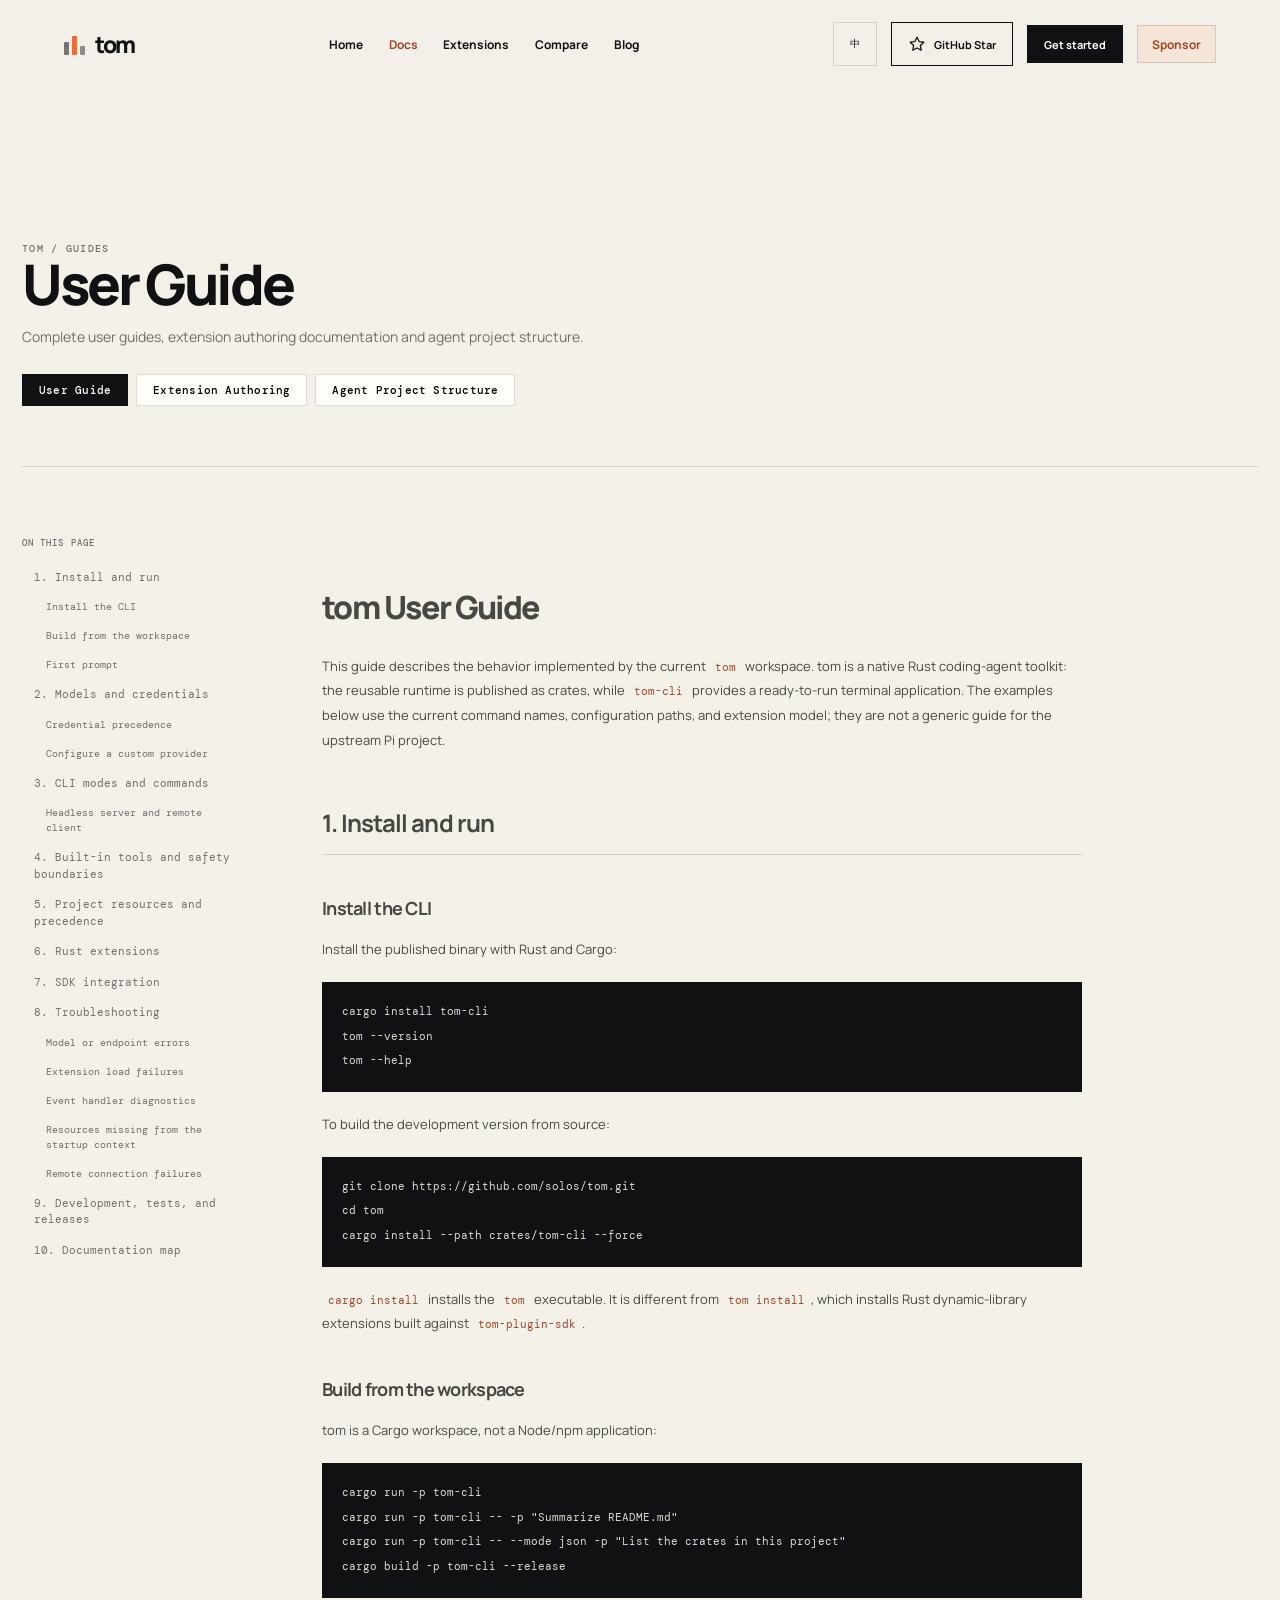
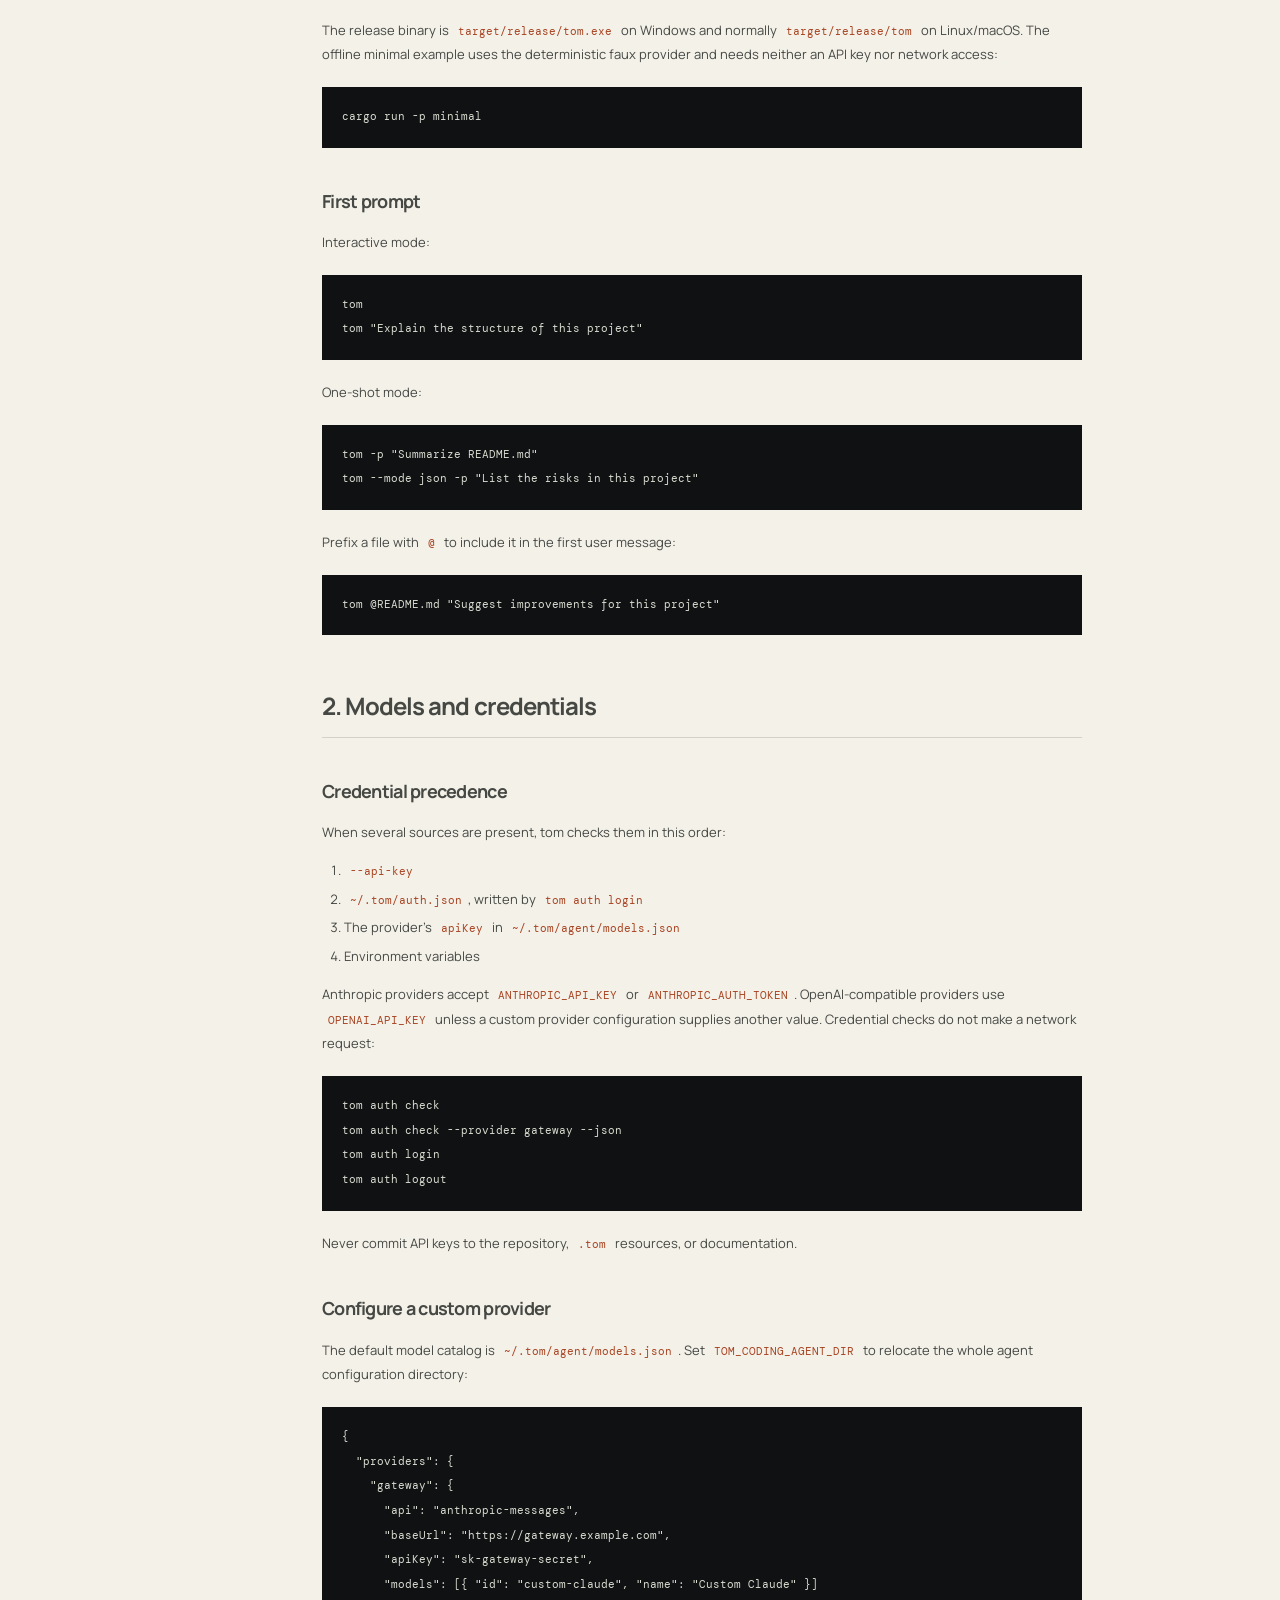
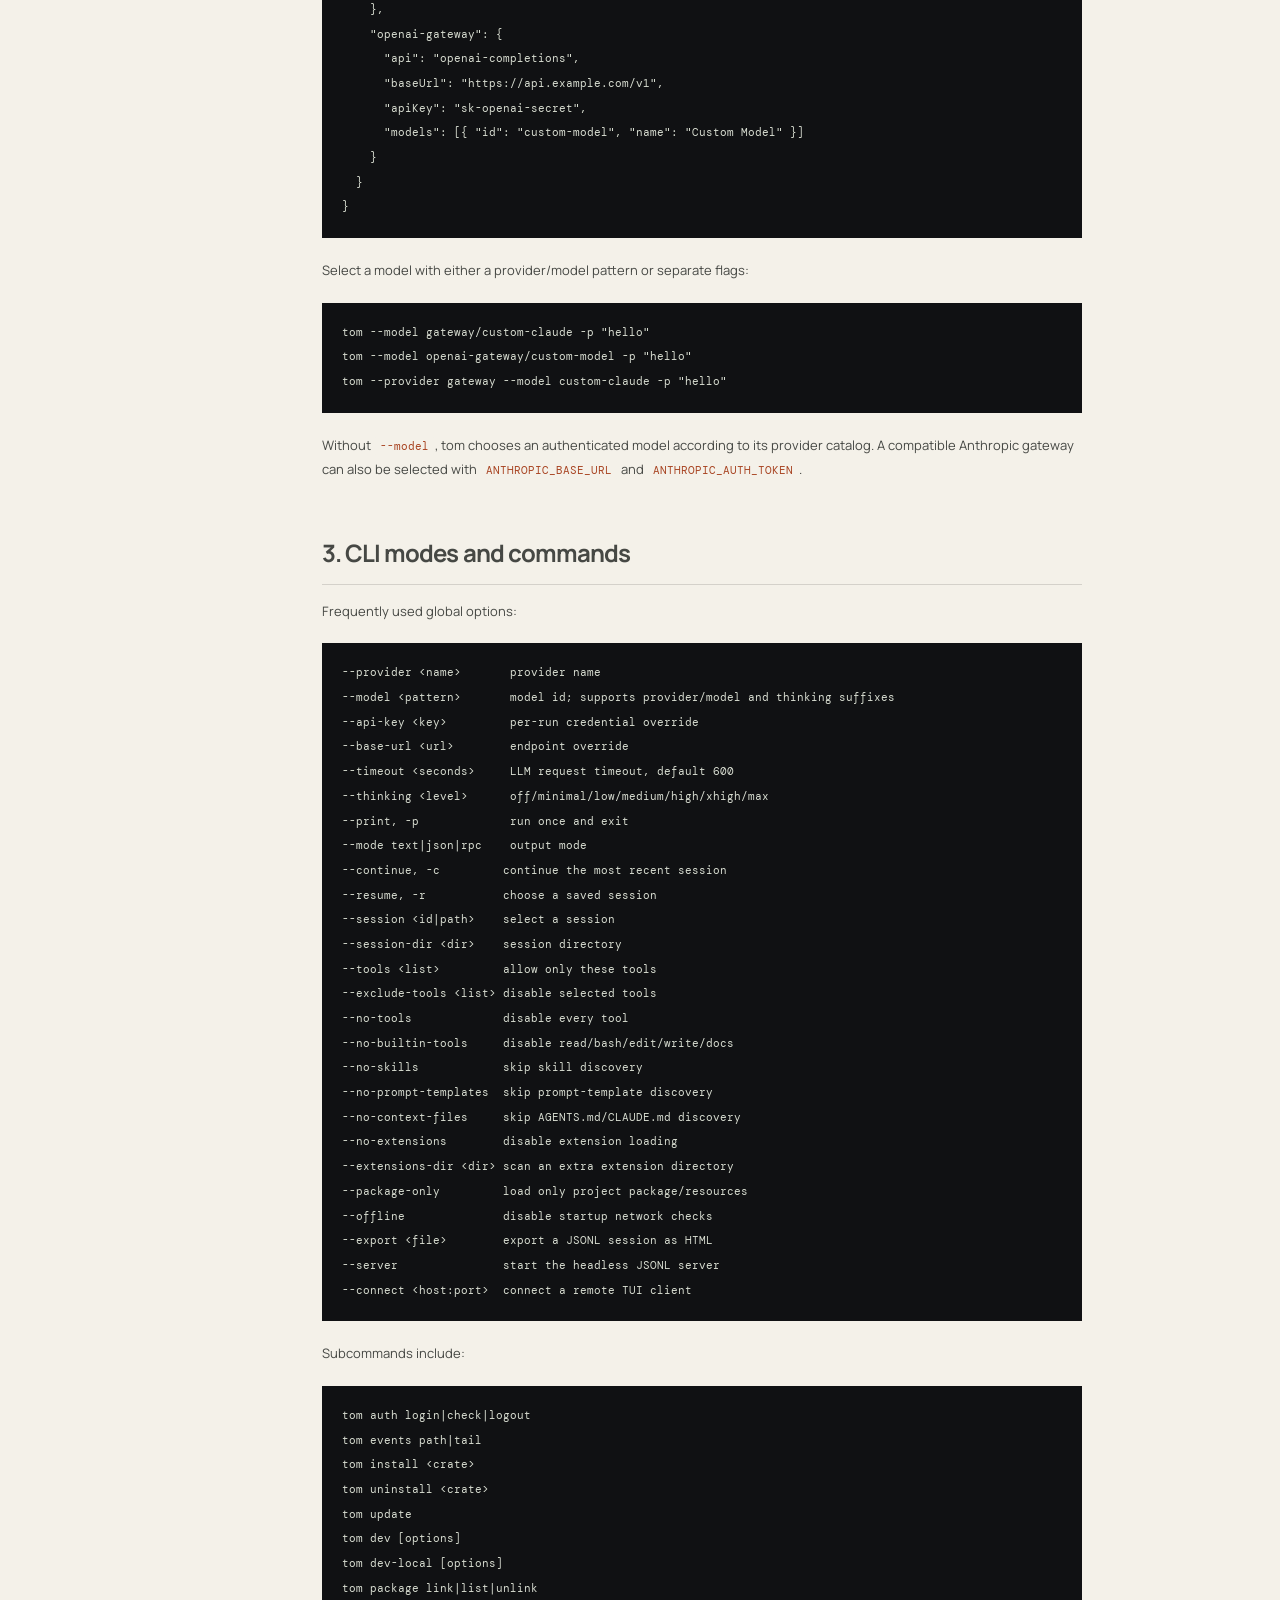
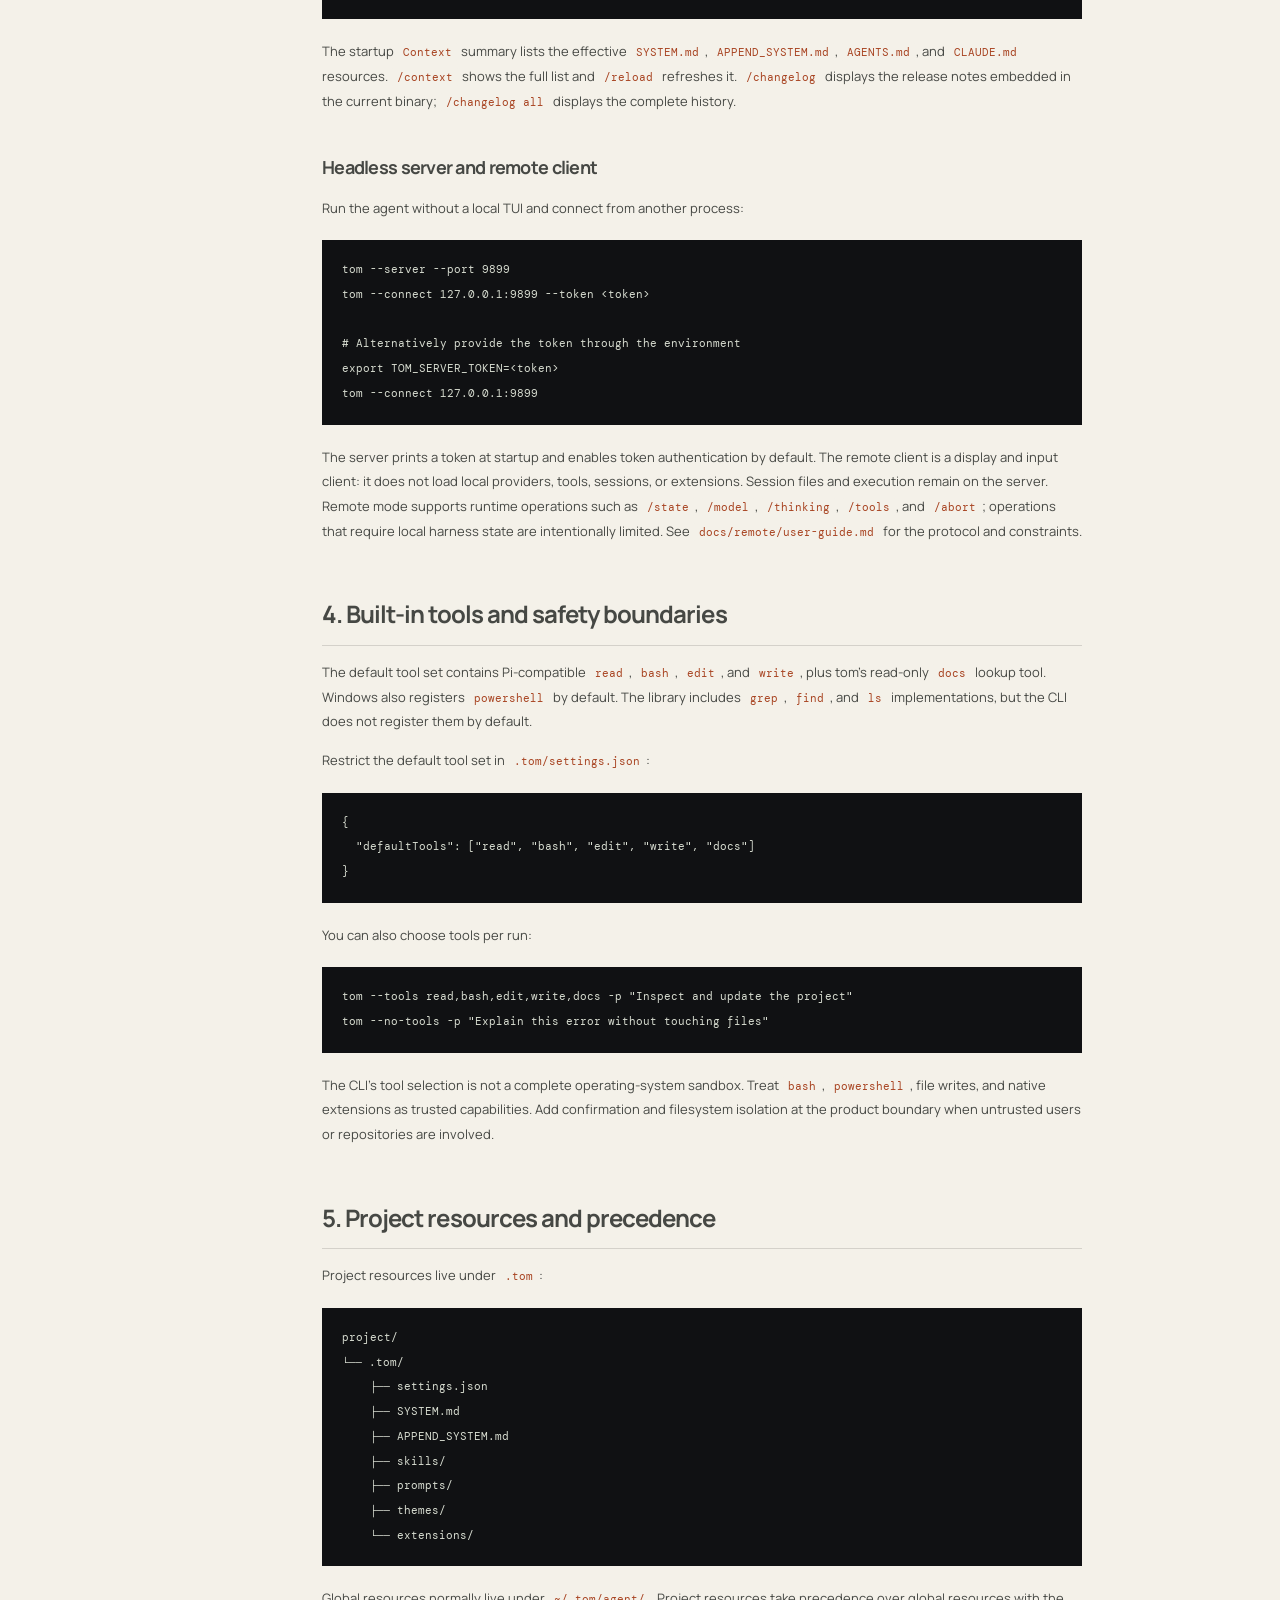
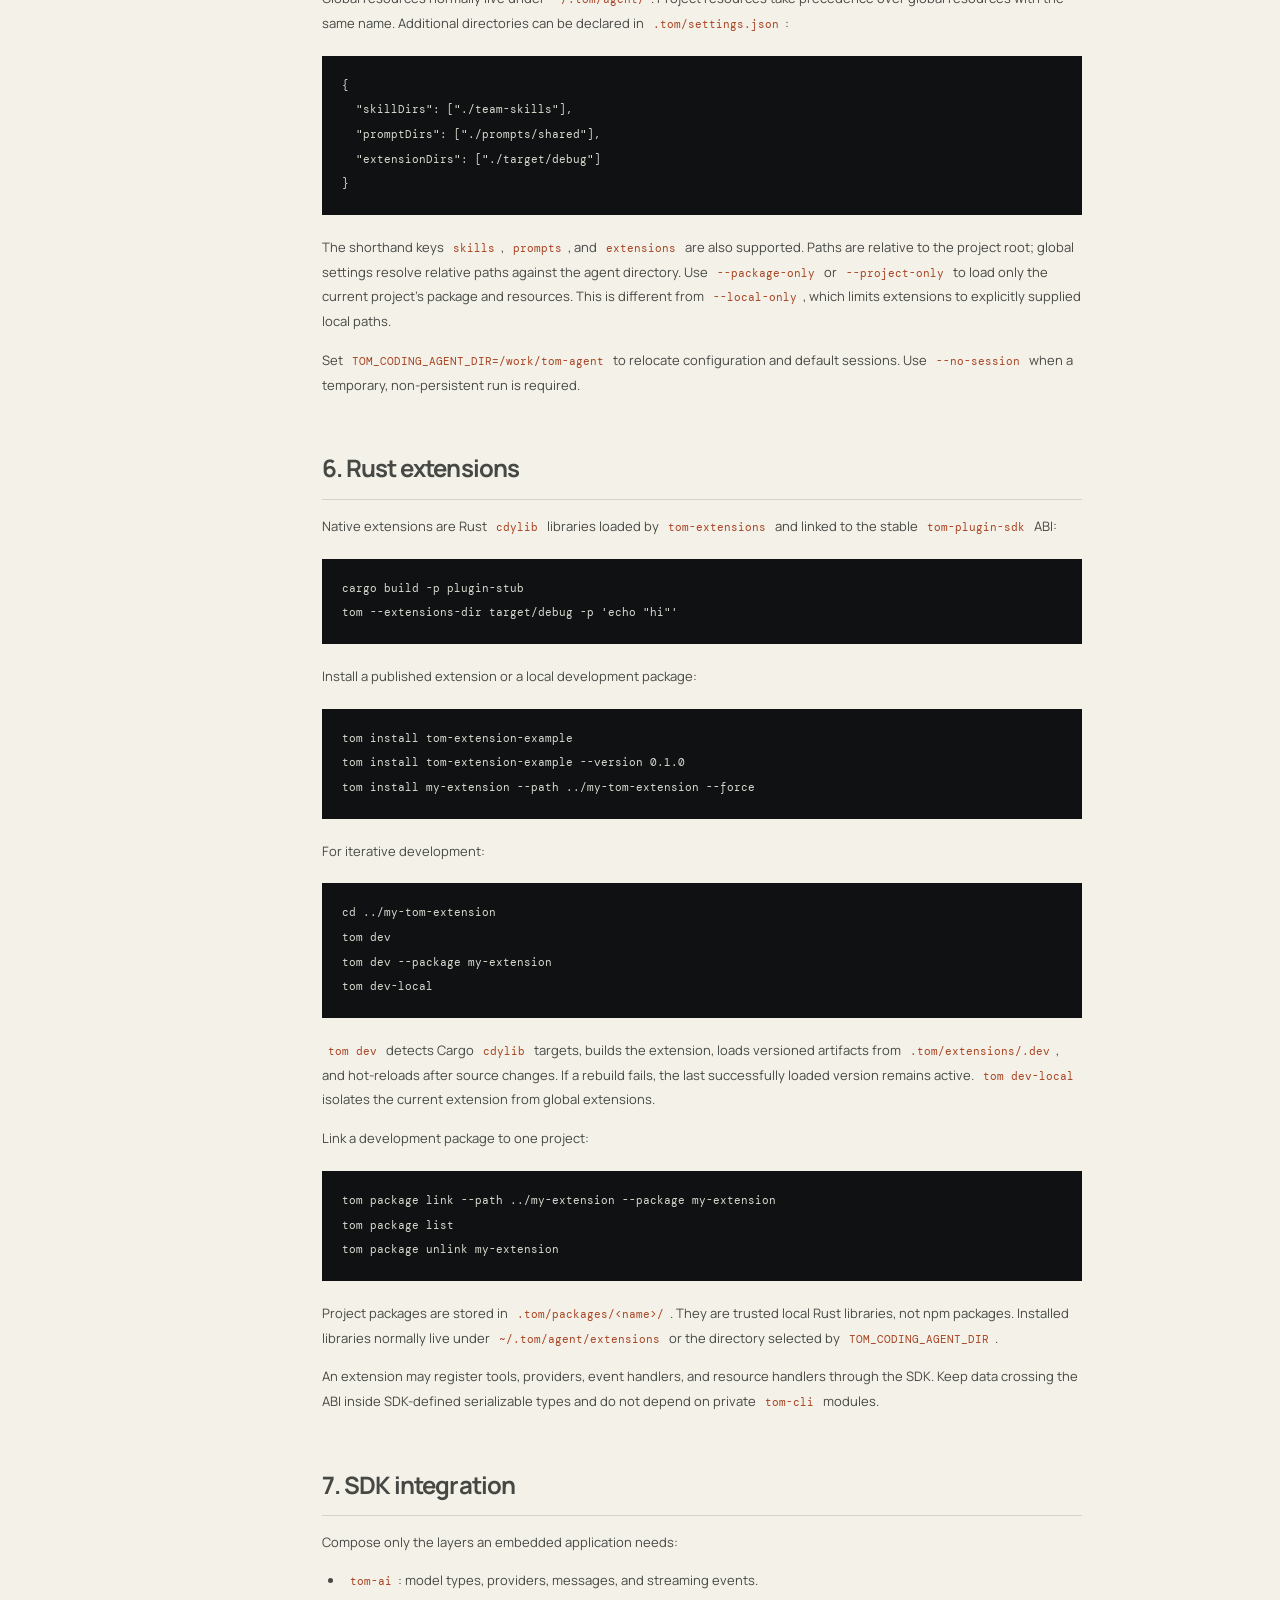
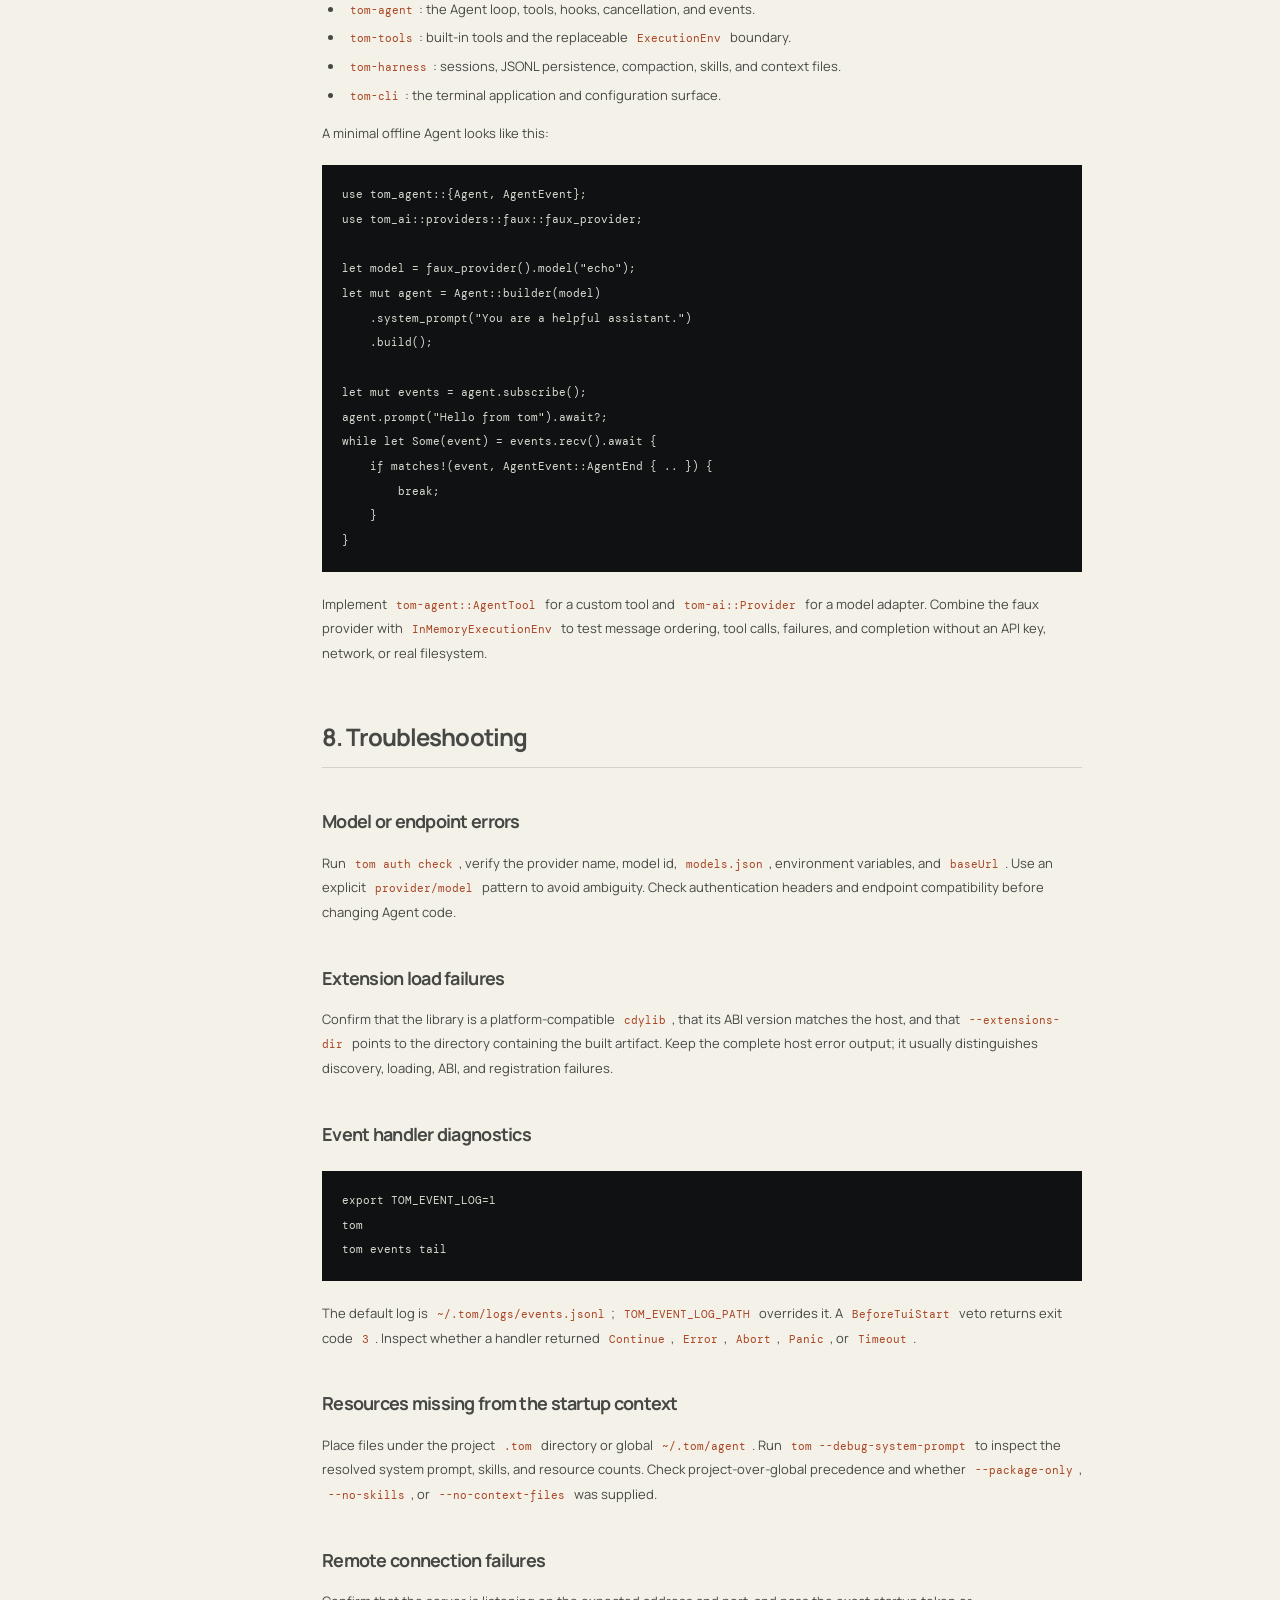
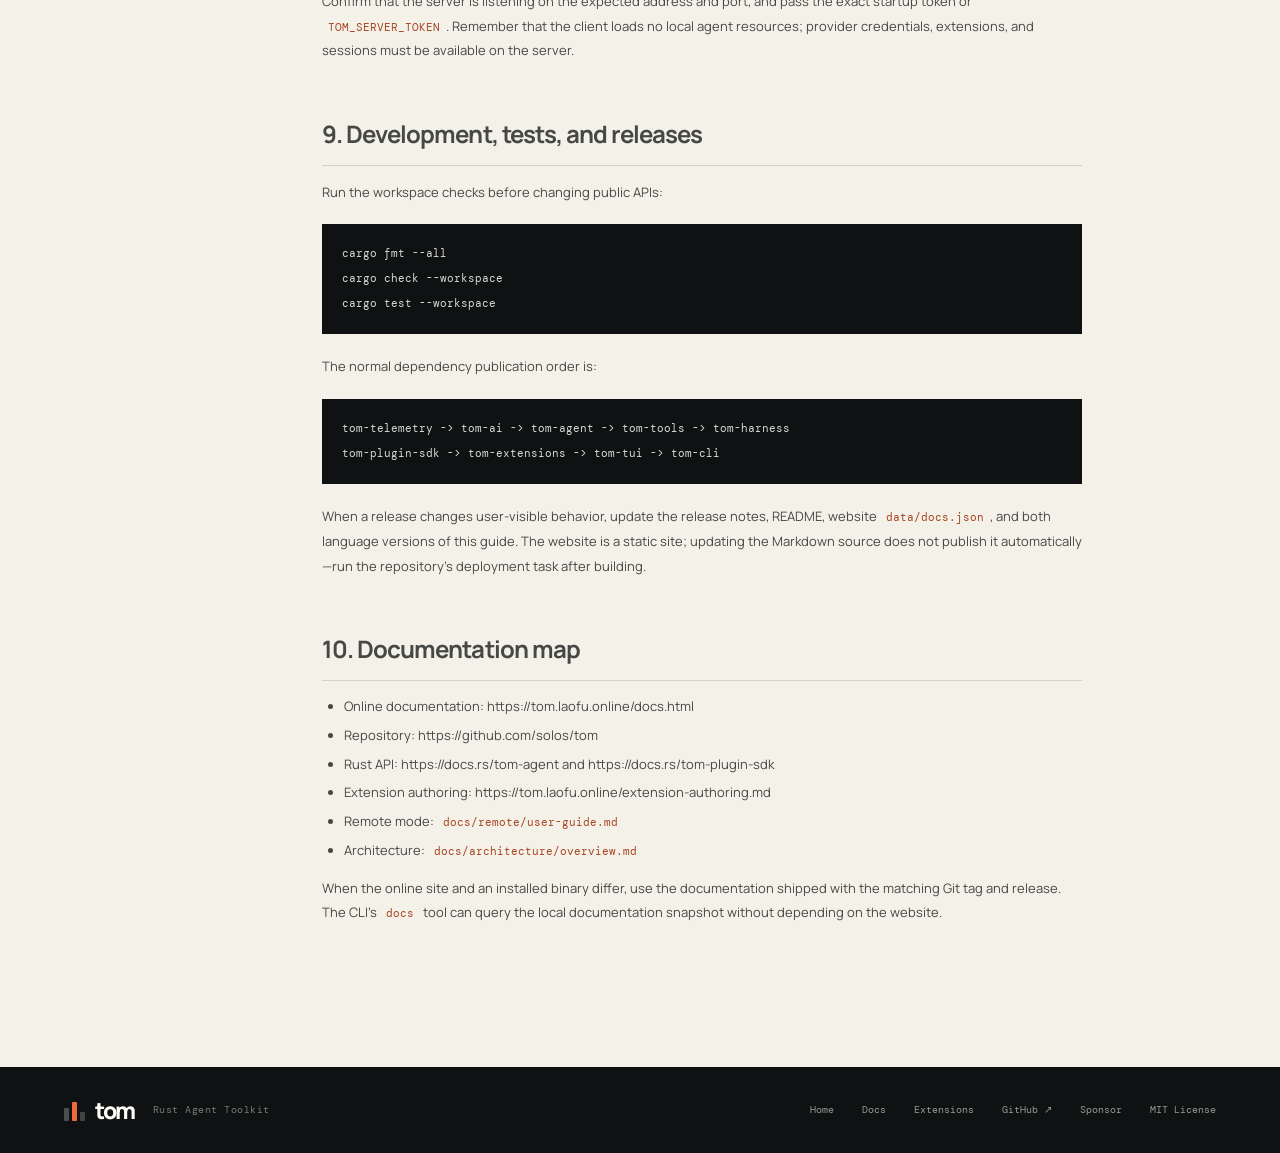
<file: website/guide.html>
<!doctype html>
<html lang="zh-CN">
  <head>
    <meta charset="UTF-8" />
    <meta name="viewport" content="width=device-width, initial-scale=1.0" />
    <meta name="description" content="tom 使用指南与扩展开发文档" />

    <link rel="canonical" href="https://tom.laofu.online/guide.html" />
    <link rel="icon" type="image/svg+xml" href="./favicon.svg" />
    <link rel="apple-touch-icon" href="./apple-touch-icon.png" />
    <meta name="theme-color" content="#101113" />
    <meta name="robots" content="index, follow" />

    <meta property="og:type" content="Article" />
    <meta property="og:site_name" content="tom" />
    <meta property="og:url" content="https://tom.laofu.online/guide.html" />
    <meta property="og:title" content="Guide · tom" />
    <meta property="og:description" content="tom 使用指南与扩展开发文档" />
    <meta property="og:image" content="https://tom.laofu.online/og-image.png" />
    <meta property="og:image:width" content="1200" />
    <meta property="og:image:height" content="630" />
    <meta property="og:locale" content="zh_CN" />
    <meta property="og:locale:alternate" content="en_US" />

    <title data-guide-title>使用指南 · tom</title>
    <link rel="preconnect" href="https://fonts.googleapis.com" />
    <link rel="preconnect" href="https://fonts.gstatic.com" crossorigin />
    <link href="https://fonts.googleapis.com/css2?family=DM+Mono:wght@400;500&family=Manrope:wght@400;500;600;700;800&display=swap" rel="stylesheet" />
    <link rel="stylesheet" href="./styles.css?v=20261014-qr-crop" />
    <style>
      .guide-page { background: var(--paper); }
      .guide-hero {
        padding-top: clamp(90px, 12vw, 155px);
        padding-bottom: clamp(35px, 5vw, 60px);
        border-bottom: 1px solid var(--line);
      }
      .guide-hero h1 {
        margin: 0 0 12px;
        font-size: clamp(32px, 5vw, 56px);
        line-height: 1.05;
        letter-spacing: -.06em;
        font-weight: 800;
      }
      .guide-hero > p {
        max-width: 610px;
        margin: 0;
        color: var(--muted);
        font-size: 14px;
        line-height: 1.75;
      }
      .guide-selector {
        display: flex;
        gap: 8px;
        margin-top: 24px;
        flex-wrap: wrap;
      }
      .guide-selector button {
        padding: 8px 16px;
        border: 1px solid var(--line);
        background: var(--white);
        font: 11px var(--mono);
        font-weight: 500;
        letter-spacing: .02em;
        cursor: pointer;
        transition: all .2s;
      }
      .guide-selector button:hover {
        border-color: var(--orange);
        color: var(--orange-deep);
      }
      .guide-selector button.is-active {
        background: var(--ink);
        color: var(--white);
        border-color: var(--ink);
      }
      .guide-workspace {
        padding-top: clamp(40px, 6vw, 70px);
        padding-bottom: clamp(80px, 10vw, 130px);
      }
      .guide-layout {
        display: grid;
        grid-template-columns: 240px 1fr;
        gap: clamp(30px, 5vw, 60px);
        align-items: start;
      }
      .guide-toc {
        position: sticky;
        top: 100px;
        max-height: calc(100vh - 140px);
        overflow-y: auto;
        padding-right: 12px;
      }
      .guide-toc-label {
        display: block;
        margin-bottom: 14px;
        color: var(--muted);
        font: 9px var(--mono);
        font-weight: 500;
        letter-spacing: .12em;
        text-transform: uppercase;
      }
      .guide-toc nav {
        display: flex;
        flex-direction: column;
        gap: 2px;
      }
      .guide-toc a {
        display: block;
        padding: 6px 10px;
        color: var(--muted);
        font: 11px var(--mono);
        text-decoration: none;
        border-left: 2px solid transparent;
        transition: all .15s;
        line-height: 1.5;
      }
      .guide-toc a:hover {
        color: var(--ink);
        border-left-color: var(--line);
      }
      .guide-toc a.is-active {
        color: var(--orange-deep);
        border-left-color: var(--orange);
      }
      .guide-toc a.level-3 {
        padding-left: 22px;
        font-size: 10px;
      }
      .guide-content {
        min-width: 0;
      }
      .guide-body {
        color: #464844;
        font-size: 13px;
        line-height: 1.9;
        max-width: 760px;
      }
      .guide-body p {
        margin: 0 0 14px;
      }
      .guide-body h1 {
        margin: 40px 0 16px;
        font-size: 32px;
        letter-spacing: -.05em;
        font-weight: 800;
      }
      .guide-body h2 {
        margin: 48px 0 14px;
        font-size: 24px;
        letter-spacing: -.04em;
        font-weight: 700;
        padding-bottom: 8px;
        border-bottom: 1px solid var(--line);
      }
      .guide-body h3 {
        margin: 36px 0 12px;
        font-size: 18px;
        letter-spacing: -.04em;
        font-weight: 700;
      }
      .guide-body h4 {
        margin: 28px 0 10px;
        font-size: 15px;
        letter-spacing: -.03em;
        font-weight: 700;
      }
      .guide-body code {
        padding: 2px 6px;
        background: var(--paper);
        color: var(--orange-deep);
        font: 11px var(--mono);
        border-radius: 2px;
      }
      .guide-body pre {
        margin: 20px 0;
        padding: 18px 20px;
        background: var(--ink);
        color: #d7dcd0;
        overflow: auto;
        border-radius: 0;
      }
      .guide-body pre code {
        padding: 0;
        background: transparent;
        color: inherit;
        font: 11px/1.8 var(--mono);
      }
      .guide-body ul, .guide-body ol {
        margin: 0 0 14px;
        padding-left: 22px;
      }
      .guide-body li {
        margin-bottom: 6px;
        color: #464844;
        font-size: 13px;
        line-height: 1.75;
      }
      .guide-body strong {
        font-weight: 700;
        color: var(--ink);
      }
      .guide-body a {
        color: var(--orange-deep);
        text-decoration: underline;
        text-underline-offset: 2px;
      }
      .guide-body a:hover {
        color: var(--orange);
      }
      .guide-body table {
        width: 100%;
        margin: 20px 0;
        border-collapse: collapse;
        font-size: 12px;
      }
      .guide-body th, .guide-body td {
        padding: 10px 12px;
        text-align: left;
        border: 1px solid var(--line);
      }
      .guide-body th {
        background: var(--paper);
        font-weight: 600;
        font-size: 11px;
        letter-spacing: .02em;
      }
      .guide-body blockquote {
        margin: 20px 0;
        padding: 12px 20px;
        border-left: 3px solid var(--orange);
        background: var(--paper);
        color: var(--muted);
      }
      .guide-body blockquote p {
        margin: 0;
      }
      .guide-loading {
        padding: 60px 20px;
        text-align: center;
        color: var(--muted);
        font: 12px var(--mono);
      }
      .guide-error {
        padding: 60px 20px;
        text-align: center;
        color: var(--muted);
        font: 12px var(--mono);
        border: 1px dashed var(--line);
      }
      @media (max-width: 900px) {
        .guide-layout {
          grid-template-columns: 1fr;
        }
        .guide-toc {
          position: static;
          max-height: none;
          margin-bottom: 30px;
          padding-right: 0;
          border-bottom: 1px solid var(--line);
          padding-bottom: 20px;
        }
      }
    </style>
    <script defer src="https://stat.laofu.online/script.js" data-website-id="ed386bec-9be6-486a-b184-d72a437dd346" data-performance="true"></script>
    <script defer src="https://stat.laofu.online/recorder.js" data-website-id="ed386bec-9be6-486a-b184-d72a437dd346"></script>
  </head>
  <body class="guide-page">
    <div class="site-shell">
      <header class="topbar" data-sticky-header>
        <a class="brand" href="./index.html#top" aria-label="tom home"><span class="brand-mark"><span></span><span></span><span></span></span><span>tom</span></a>
        <nav class="desktop-nav" aria-label="主导航"><a href="./index.html#top" data-i18n="nav.home">首页</a><a class="is-current" href="./docs.html" data-i18n="nav.documentation">文档</a><a href="./packages.html" data-i18n="nav.packages">扩展</a><a href="./compare.html" data-i18n="nav.compare">对比</a><a href="https://blog.laofu.online/" target="_blank" rel="noreferrer" data-i18n="nav.blog">博客</a></nav>
        <div class="topbar-actions"><button class="language-switcher" type="button" data-language-toggle>EN</button><a class="button button-small button-star" aria-label="Star 支持" data-i18n-attr="aria-label|action.star" href="https://github.com/solos/tom" target="_blank" rel="noreferrer"><svg class="star-icon" viewBox="0 0 24 24" fill="none" stroke="currentColor" stroke-width="1.7" stroke-linejoin="round" aria-hidden="true"><path d="m12 3 2.8 5.7 6.3.9-4.6 4.5 1.1 6.3-5.6-3-5.6 3 1.1-6.3L3 9.6l6.2-.9Z"/></svg><span data-i18n="action.star">Star 支持</span></a><a class="button button-small desktop-only" href="./index.html#get-started" data-i18n="nav.start">开始使用 <span aria-hidden="true">→</span></a><a class="button button-small button-sponsor" href="./support.html" target="_blank" rel="noopener noreferrer" data-i18n="support.author">赞助作者</a><button class="menu-toggle" type="button" aria-label="打开导航" data-i18n-attr="aria-label|nav.open" aria-expanded="false" data-menu-toggle><span></span><span></span></button></div>
      </header>
      <div class="mobile-menu" data-mobile-menu><a href="./index.html#top" data-i18n="nav.home">首页</a><a class="is-current" href="./docs.html" data-i18n="nav.documentation">文档</a><a href="./packages.html" data-i18n="nav.packages">扩展</a><a href="./compare.html" data-i18n="nav.compare">对比</a><a href="https://blog.laofu.online/" target="_blank" rel="noreferrer" data-i18n="nav.blog">博客</a></div>

      <main>
        <section class="guide-hero page-section">
          <div class="eyebrow eyebrow-dark">TOM / GUIDES</div>
          <h1 data-guide-title>使用指南</h1>
          <p data-guide-description data-i18n="guide.description">详细的使用手册、扩展开发指南与项目结构说明。</p>
          <div class="guide-selector" data-guide-selector></div>
        </section>
        <section class="guide-workspace page-section">
          <div class="guide-layout">
            <aside class="guide-toc">
              <span class="guide-toc-label" data-i18n="docs.onThisPage">ON THIS PAGE</span>
              <nav data-guide-toc></nav>
            </aside>
            <div class="guide-content">
              <div class="guide-body" data-guide-body>
                <div class="guide-loading">加载中...</div>
              </div>
            </div>
          </div>
        </section>
      </main>
      <footer class="footer"><div class="footer-brand"><span class="brand-mark"><span></span><span></span><span></span></span><span>tom</span><span class="footer-tagline">Rust Agent Toolkit</span></div><div class="footer-links"><a href="./index.html" data-i18n="footer.home">首页</a><a href="./docs.html" data-i18n="nav.documentation">文档</a><a href="./packages.html" data-i18n="nav.packages">软件包</a><a href="https://github.com/solos/tom" target="_blank" rel="noreferrer">GitHub ↗</a><a href="./support.html" target="_blank" rel="noopener noreferrer" data-i18n="support.author">赞助作者</a><span>MIT License</span></div></footer>
      <div class="toast" role="status" aria-live="polite" data-toast></div>
    </div>
    <script src="./guide.js?v=20261014-language-fix" type="module"></script>
  </body>
</html>
</file>
<file: website/styles.css>
:root {
  --ink: #101113; --paper: #f4f1e9; --paper-deep: #e9e5da; --muted: #6f706d; --line: rgba(16, 17, 19, .14);
  --orange: #ec6b38; --orange-deep: #a84422; --white: #fffdf8;
  --mono: 'DM Mono', 'SFMono-Regular', Consolas, monospace; --sans: 'Manrope', 'PingFang SC', 'Microsoft YaHei', sans-serif;
}

* { box-sizing: border-box; }
html:not([data-i18n-ready]) .site-shell { visibility: hidden; }
html { scroll-behavior: smooth; }
body { margin: 0; background: var(--paper); color: var(--ink); font-family: var(--sans); -webkit-font-smoothing: antialiased; }
a { color: inherit; text-decoration: none; } button { font: inherit; } .site-shell { overflow: hidden; }
.scroll-marker { position: absolute; top: 0; left: 0; width: 1px; height: 1px; }
.topbar { position: sticky; top: 0; z-index: 20; display: flex; align-items: center; justify-content: space-between; width: 100%; padding: 22px clamp(22px, 5vw, 76px); background: rgba(244,241,233,.94); transition: box-shadow .3s, padding .3s; }
.topbar.is-scrolled { box-shadow: 0 8px 25px rgba(16,17,19,.08); padding-top: 15px; padding-bottom: 15px; backdrop-filter: blur(12px); }
.brand, .footer-brand { display: inline-flex; align-items: center; gap: 10px; font-size: 23px; font-weight: 800; letter-spacing: -.06em; }
.brand-mark { display: inline-flex; align-items: flex-end; gap: 3px; height: 22px; }.brand-mark span { width: 5px; border-radius: 1px; background: var(--ink); display: block; }.brand-mark span:nth-child(1) { height: 13px; opacity: .55; }.brand-mark span:nth-child(2) { height: 19px; background: var(--orange); }.brand-mark span:nth-child(3) { height: 9px; opacity: .45; }
.desktop-nav { display: flex; gap: clamp(18px, 3vw, 40px); margin-left: 10vw; font-size: 12px; font-weight: 700; }.desktop-nav a, .text-link { transition: color .2s; }.desktop-nav a:hover, .text-link:hover { color: var(--orange-deep); }
.topbar-actions { display: flex; align-items: center; gap: 25px; }.text-link { font-size: 12px; font-weight: 700; }.language-switcher { border: 1px solid var(--line); background: transparent; color: var(--ink); min-width: 34px; height: 30px; padding: 0 8px; cursor: pointer; font-family: var(--mono); font-size: 10px; font-weight: 500; transition: border-color .2s, color .2s, background .2s; }.language-switcher:hover { border-color: var(--orange); color: var(--orange-deep); background: rgba(236,107,56,.08); }.button { display: inline-flex; align-items: center; justify-content: center; gap: 17px; min-height: 50px; padding: 0 22px; background: var(--ink); color: var(--white); border: 1px solid var(--ink); font-size: 12px; font-weight: 700; transition: transform .2s, background .2s, color .2s; }.button:hover { transform: translateY(-2px); background: var(--orange); border-color: var(--orange); }.button-small { min-height: 38px; padding: 0 16px; gap: 12px; font-size: 11px; }.button-ghost { color: var(--ink); background: transparent; }.button-ghost:hover { color: var(--white); }
.menu-toggle { display: none; border: 0; background: transparent; padding: 7px 0 7px 12px; cursor: pointer; }.menu-toggle span { display: block; width: 22px; height: 1px; background: var(--ink); margin: 5px 0; }.mobile-menu { display: none; }
.page-section { width: min(1320px, calc(100% - 44px)); margin: 0 auto; }
.hero { min-height: 680px; display: grid; grid-template-columns: minmax(0, .95fr) minmax(500px, 1.05fr); align-items: center; gap: clamp(30px, 5vw, 78px); padding-top: clamp(60px, 8vw, 105px); padding-bottom: clamp(70px, 10vw, 135px); }
.eyebrow { display: flex; align-items: center; gap: 10px; color: var(--orange); font-family: var(--mono); font-size: 10px; font-weight: 500; letter-spacing: .13em; }.eyebrow-dark { color: var(--muted); }.status-dot { width: 6px; height: 6px; background: var(--orange); border-radius: 50%; box-shadow: 0 0 0 5px rgba(236,107,56,.14); }
.hero h1 { max-width: 700px; margin: 28px 0 24px; font-size: clamp(52px, 6vw, 84px); line-height: .98; letter-spacing: -.08em; font-weight: 800; } .hero-title-line { display: inline-block; white-space: nowrap; } h1 em, h2 span { color: var(--orange); font-style: normal; }.hero-lede { max-width: 500px; margin: 0; color: var(--muted); font-size: 16px; line-height: 1.85; }.hero-actions { display: flex; gap: 11px; margin-top: 34px; }.hero-meta { display: flex; flex-wrap: wrap; gap: 18px; margin-top: 34px; color: var(--muted); font-size: 10px; font-family: var(--mono); }.meta-dot { display: inline-block; width: 6px; height: 6px; margin-right: 7px; border-radius: 50%; }.green { background: #6eb195; }.orange { background: var(--orange); }.blue { background: #668eaf; }
.hero-visual { position: relative; padding: 30px 0 30px 30px; }.visual-glow { position: absolute; width: 75%; height: 75%; top: 12%; left: 14%; background: var(--orange); filter: blur(90px); opacity: .12; }.terminal-window { position: relative; overflow: hidden; background: #171819; color: #d9ddd3; box-shadow: 20px 28px 50px rgba(16,17,19,.18); }.terminal-bar { height: 48px; display: flex; align-items: center; padding: 0 17px; border-bottom: 1px solid rgba(255,255,255,.1); font-family: var(--mono); font-size: 10px; }.window-dots { display: flex; gap: 6px; margin-right: auto; }.window-dots i { width: 7px; height: 7px; display: block; border-radius: 50%; background: #555; }.window-dots i:first-child { background: #dd6c46; }.window-dots i:nth-child(2) { background: #cfa85c; }.window-dots i:nth-child(3) { background: #6ea690; }.terminal-title { position: absolute; left: 50%; transform: translateX(-50%); color: #858983; }.terminal-live { margin-left: auto; color: #7eb59d; font-size: 9px; }.terminal-live span { display: inline-block; width: 5px; height: 5px; margin-right: 5px; border-radius: 50%; background: #7eb59d; box-shadow: 0 0 0 3px rgba(126,181,157,.16); }
.terminal-body { min-height: 355px; padding: 28px 25px; font-family: var(--mono); font-size: 12px; line-height: 2.1; }.terminal-line { white-space: pre-wrap; }.terminal-muted, .syntax-dim { color: #6f756f; }.terminal-spacer { height: 14px; }.prompt-mark { color: var(--orange); margin-right: 10px; }.line-index { display: inline-block; width: 26px; color: #464b48; user-select: none; }.syntax-key { color: #b8d3c3; }.syntax-punct { color: #777e78; }.syntax-fn { color: #eca06f; }.syntax-text { color: #dedfce; }.syntax-string { color: #d9c886; }.syntax-comment { color: #7d9689; }.event-dot { display: inline-block; width: 5px; height: 5px; margin: 0 8px 2px 1px; border-radius: 50%; }.orange-fill { background: var(--orange); }.blue-fill { background: #86aece; }.terminal-success { color: #9ec7ae; }.terminal-cursor { display: inline-block; width: 7px; height: 14px; margin-left: 27px; background: var(--orange); vertical-align: -2px; animation: blink 1.1s steps(2) infinite; }.terminal-footer { display: flex; justify-content: space-between; padding: 11px 18px; color: #686e69; border-top: 1px solid rgba(255,255,255,.08); font: 9px var(--mono); text-transform: uppercase; letter-spacing: .08em; } @keyframes blink { 50% { opacity: 0; } }
.floating-stat { position: absolute; z-index: 2; display: flex; flex-direction: column; background: var(--white); box-shadow: 8px 12px 22px rgba(16,17,19,.1); padding: 13px 17px; min-width: 112px; }.stat-top { top: 3%; right: -8px; }.stat-bottom { bottom: 3%; left: -4px; }.stat-label { color: var(--muted); font: 8px var(--mono); letter-spacing: .1em; }.floating-stat strong { margin-top: 4px; font-size: 19px; letter-spacing: -.05em; }.floating-stat strong span { color: var(--orange); font: 9px var(--mono); letter-spacing: 0; }
.signal-strip { display: grid; grid-template-columns: repeat(4, 1fr); border-top: 1px solid var(--line); border-bottom: 1px solid var(--line); width: min(1320px, calc(100% - 44px)); margin: 0 auto; }.signal-item { padding: 25px 20px; border-right: 1px solid var(--line); }.signal-item:first-child { padding-left: 0; }.signal-item:last-child { border-right: 0; }.signal-item strong { display: block; font-size: 30px; line-height: 1; letter-spacing: -.08em; }.signal-item span { display: block; margin-top: 8px; color: var(--muted); font: 10px var(--mono); }
.intro { padding-top: clamp(100px, 13vw, 175px); padding-bottom: clamp(100px, 12vw, 160px); }.section-heading h2 { margin: 22px 0 0; font-size: clamp(37px, 5.2vw, 69px); line-height: 1.02; letter-spacing: -.08em; }.split-heading { display: grid; grid-template-columns: 1fr minmax(290px, .7fr); gap: 70px; align-items: end; }.split-heading > p { max-width: 450px; margin: 0 0 4px; color: var(--muted); font-size: 14px; line-height: 1.9; }.feature-grid { display: grid; grid-template-columns: repeat(4, 1fr); gap: 14px; margin-top: 70px; }.feature-card { min-height: 265px; position: relative; display: flex; flex-direction: column; padding: 22px; background: var(--white); border: 1px solid rgba(16,17,19,.06); }.feature-top { display: flex; align-items: center; justify-content: space-between; }.feature-number, .feature-tag { font: 10px var(--mono); }.feature-number { color: var(--orange); }.feature-tag { color: var(--muted); }.feature-card h3 { margin: auto 0 12px; font-size: 20px; letter-spacing: -.05em; }.feature-card p { margin: 0; color: var(--muted); font-size: 12px; line-height: 1.7; }.feature-line { width: 32px; height: 2px; margin-top: 26px; background: var(--orange); }
.architecture-section { padding-bottom: clamp(100px, 13vw, 175px); }.centered-heading { text-align: center; }.centered-heading .eyebrow { justify-content: center; }.centered-heading > p { max-width: 500px; margin: 20px auto 0; color: var(--muted); font-size: 14px; line-height: 1.8; }.architecture-map { position: relative; max-width: 760px; margin: 60px auto 0; }.architecture-layer { position: relative; display: grid; grid-template-columns: 70px 165px 1fr; gap: 20px; align-items: center; min-height: 83px; padding: 15px 22px; background: var(--white); border-left: 4px solid var(--orange); }.architecture-layer + .architecture-layer { margin-top: 11px; }.layer-index { color: var(--muted); font: 10px var(--mono); }.layer-name { font: 15px var(--mono); font-weight: 500; }.layer-label { font-size: 13px; font-weight: 700; }.architecture-layer p { grid-column: 3; margin: 3px 0 0; color: var(--muted); font-size: 11px; }.layer-arrow { position: absolute; bottom: -18px; left: 50%; z-index: 2; display: grid; place-items: center; width: 24px; height: 24px; background: var(--paper); color: var(--orange); font: 15px var(--mono); transform: translateX(-50%); }.tone-mint { border-left-color: #75ad98; }.tone-blue { border-left-color: #7399ba; }.tone-violet { border-left-color: #9185bb; }.tone-cream { border-left-color: #b18e4a; }
.examples-section { padding-bottom: clamp(105px, 13vw, 175px); }.examples-heading { align-items: start; }.code-lab { display: grid; grid-template-columns: 220px 1fr; gap: 0; margin-top: 62px; background: #1c1e1e; box-shadow: 15px 20px 40px rgba(16,17,19,.12); }.code-tabs { display: flex; flex-direction: column; padding: 15px 0; border-right: 1px solid rgba(255,255,255,.1); }.code-tab { display: flex; align-items: center; gap: 10px; width: 100%; padding: 17px 19px; border: 0; border-left: 2px solid transparent; color: #777d78; background: transparent; text-align: left; cursor: pointer; font: 10px var(--mono); transition: background .2s, color .2s; }.code-tab:hover { color: #d3d7ca; }.code-tab.is-active { border-left-color: var(--orange); color: #f0f0e9; background: rgba(255,255,255,.06); }.tab-dot { width: 5px; height: 5px; border-radius: 50%; background: currentColor; }.code-panel { min-width: 0; }.code-panel-top { display: flex; justify-content: space-between; align-items: center; height: 50px; padding: 0 20px; border-bottom: 1px solid rgba(255,255,255,.1); }.code-file { color: #888f88; font: 10px var(--mono); }.copy-button { padding: 4px 0; border: 0; color: #aeb5ab; background: transparent; cursor: pointer; font: 10px var(--mono); }.copy-button:hover { color: var(--orange); }.code-panel pre { min-height: 315px; overflow: auto; margin: 0; padding: 26px 30px; color: #d2d7ca; font: 12px/2 var(--mono); tab-size: 4; }.code-panel-foot { display: flex; justify-content: space-between; gap: 15px; padding: 13px 20px; border-top: 1px solid rgba(255,255,255,.1); color: #6e766e; font: 9px var(--mono); }.code-panel-foot a { color: #d8a37b; }
.extension-section { padding-bottom: clamp(100px, 13vw, 165px); }.extension-card { display: grid; grid-template-columns: .86fr 1.14fr; overflow: hidden; min-height: 390px; background: var(--ink); color: var(--white); }.extension-copy { padding: clamp(35px, 6vw, 75px); }.extension-copy h2 { margin: 22px 0 18px; font-size: clamp(38px, 5vw, 65px); line-height: .99; letter-spacing: -.08em; }.extension-copy p { max-width: 410px; margin: 0; color: #9b9d98; font-size: 13px; line-height: 1.9; }.light-link { display: inline-block; margin-top: 28px; color: #e7ab85; }.extension-terminal { position: relative; display: flex; flex-direction: column; justify-content: center; gap: 21px; padding: 45px clamp(25px, 7vw, 100px); background: #202322; }.extension-row { display: grid; grid-template-columns: minmax(150px, 1fr) 35px minmax(110px, .65fr); gap: 10px; align-items: center; font: 12px var(--mono); }.extension-key { color: #a8cdbb; }.extension-arrow { color: var(--orange); }.extension-value { color: #e0c986; }.extension-corner { position: absolute; right: 22px; bottom: 19px; color: #6d756e; font: 9px var(--mono); letter-spacing: .12em; }.extension-corner span { color: #83b49e; margin-left: 8px; }
.release-section { padding-bottom: clamp(100px, 13vw, 170px); }.release-grid { display: grid; grid-template-columns: repeat(3, 1fr); gap: 14px; margin-top: 60px; }.release-card { position: relative; min-height: 205px; padding: 23px; border-top: 2px solid var(--ink); background: var(--white); }.release-current { border-top-color: var(--orange); }.release-building { border-top-color: #75ad98; }.release-exploring { border-top-color: #8c9bb8; }.release-top { display: flex; justify-content: space-between; font: 10px var(--mono); }.release-version { color: var(--orange); }.release-status { color: var(--muted); text-transform: uppercase; }.release-card h3 { margin: 30px 0 10px; font-size: 19px; letter-spacing: -.05em; }.release-card p { max-width: 290px; margin: 0; color: var(--muted); font-size: 12px; line-height: 1.7; }.release-mark { position: absolute; right: 22px; bottom: 19px; color: var(--orange); font-size: 20px; }
.get-started-section { width: 100%; padding: clamp(75px, 9vw, 115px) 22px; background: var(--paper-deep); }.get-started-inner { width: min(770px, 100%); margin: 0 auto; text-align: center; }.get-started-inner h2 { margin: 20px 0 17px; font-size: clamp(40px, 5.7vw, 73px); line-height: .99; letter-spacing: -.08em; }.get-started-inner > p { max-width: 520px; margin: 0 auto; color: var(--muted); font-size: 14px; line-height: 1.8; }.command-box { display: flex; align-items: center; margin-top: 34px; padding: 0 13px 0 18px; min-height: 53px; background: var(--ink); color: #d7dcd0; text-align: left; }.command-prompt { margin-right: 10px; color: var(--orange); font: 14px var(--mono); }.command-box code { overflow: auto; flex: 1; white-space: nowrap; font: 10px var(--mono); }.command-box button { padding: 9px; border: 0; color: #aaaFA8; background: transparent; cursor: pointer; }.command-box button:hover { color: var(--orange); }.get-started-links { display: flex; justify-content: center; gap: 10px; margin-top: 25px; }
.command-stack { margin-top: 30px; text-align: left; }.command-label { margin: 18px 0 8px; color: var(--muted); font: 9px var(--mono); letter-spacing: .1em; text-transform: uppercase; }.command-stack .command-box { margin-top: 0; }
.footer { display: flex; align-items: center; justify-content: space-between; padding: 27px clamp(22px, 5vw, 76px); background: var(--ink); color: var(--white); }.footer .brand-mark span:nth-child(1), .footer .brand-mark span:nth-child(3) { background: #7d827d; }.footer-tagline { margin-left: 8px; color: #777b75; font: 10px var(--mono); letter-spacing: .05em; }.footer-links { display: flex; align-items: center; gap: 28px; color: #969b92; font: 10px var(--mono); }.footer-links a:hover { color: var(--orange); }.toast { position: fixed; z-index: 30; right: 22px; bottom: 22px; padding: 12px 16px; color: var(--white); background: var(--ink); box-shadow: 0 8px 25px rgba(16,17,19,.2); font: 10px var(--mono); opacity: 0; transform: translateY(10px); pointer-events: none; transition: opacity .2s, transform .2s; }.toast.is-visible { opacity: 1; transform: translateY(0); }
@media (max-width: 980px) { .desktop-nav { margin-left: 0; }.hero { grid-template-columns: 1fr; padding-top: 75px; }.hero-copy { max-width: 720px; }.hero-visual { width: min(720px, 100%); margin: 0 auto; padding-left: 20px; }.feature-grid { grid-template-columns: repeat(2, 1fr); }.extension-card { grid-template-columns: 1fr; }.extension-terminal { min-height: 280px; }.split-heading { gap: 35px; }.topbar-actions { gap: 15px; } }
@media (max-width: 680px) {
  .desktop-nav, .desktop-only { display: none; }.menu-toggle { display: block; }.mobile-menu { display: flex; position: fixed; z-index: 19; top: 69px; left: 0; right: 0; flex-direction: column; padding: 13px 22px 24px; background: rgba(244,241,233,.98); border-bottom: 1px solid var(--line); transform: translateY(-120%); transition: transform .25s; }.mobile-menu.is-open { transform: translateY(0); }.mobile-menu a { padding: 15px 0; border-bottom: 1px solid var(--line); font-size: 12px; font-weight: 700; }.topbar { padding: 18px 22px; }.page-section, .signal-strip { width: min(100% - 36px, 1320px); }.hero { min-height: 0; padding-top: 66px; padding-bottom: 80px; }.hero h1 { font-size: clamp(47px, 14vw, 73px); }.hero-lede { font-size: 14px; }.hero-actions, .get-started-links { flex-wrap: wrap; }.hero-meta { gap: 11px; font-size: 9px; }.hero-visual { padding: 20px 0 28px; }.terminal-body { min-height: 320px; padding: 20px 15px; font-size: 10px; }.terminal-title { display: none; }.floating-stat { padding: 10px 12px; min-width: 91px; }.stat-top { right: -5px; }.stat-bottom { left: -5px; }.signal-strip { grid-template-columns: repeat(2, 1fr); }.signal-item, .signal-item:first-child { padding: 18px 12px; }.signal-item:nth-child(2) { border-right: 0; }.signal-item:nth-child(-n+2) { border-bottom: 1px solid var(--line); }.signal-item strong { font-size: 25px; }.signal-item span { font-size: 9px; }.split-heading { grid-template-columns: 1fr; gap: 25px; }.section-heading h2 { font-size: clamp(40px, 12vw, 58px); }.feature-grid { grid-template-columns: 1fr; margin-top: 43px; }.feature-card { min-height: 205px; }.architecture-map { margin-top: 42px; }.architecture-layer { grid-template-columns: 42px 1fr; gap: 8px 15px; min-height: 92px; padding: 15px; }.layer-label { grid-column: 2; }.architecture-layer p { grid-column: 2; margin-top: 0; }.layer-arrow { bottom: -18px; }.code-lab { grid-template-columns: 1fr; margin-top: 42px; }.code-tabs { flex-direction: row; overflow: auto; border-right: 0; border-bottom: 1px solid rgba(255,255,255,.1); }.code-tab { min-width: max-content; border-left: 0; border-bottom: 2px solid transparent; padding: 14px 16px; }.code-tab.is-active { border-left: 0; border-bottom-color: var(--orange); }.code-panel pre { min-height: 280px; padding: 21px 16px; font-size: 10px; }.code-panel-foot { flex-direction: column; gap: 8px; }.extension-copy { padding: 38px 24px; }.extension-terminal { padding: 35px 20px; gap: 17px; }.extension-row { grid-template-columns: 1fr 22px .8fr; font-size: 10px; }.release-grid { grid-template-columns: 1fr; margin-top: 42px; }.release-card { min-height: 180px; }.get-started-section { padding-left: 18px; padding-right: 18px; }.command-box { align-items: flex-start; padding-top: 15px; padding-bottom: 15px; }.command-box code { white-space: normal; line-height: 1.5; }.footer { align-items: flex-start; flex-direction: column; gap: 22px; padding: 28px 22px; }.footer-links { flex-wrap: wrap; gap: 15px 22px; }.footer-tagline { display: none; }
}

/* Package catalog */
.desktop-nav .is-current { color: var(--orange-deep); }
.packages-hero { padding-top: clamp(90px, 12vw, 155px); padding-bottom: clamp(75px, 10vw, 120px); }.packages-hero h1 { max-width: 800px; margin: 24px 0 18px; font-size: clamp(50px, 7vw, 90px); line-height: .98; letter-spacing: -.08em; }.packages-hero h1 em { color: var(--orange); font-style: normal; }.packages-hero > p { max-width: 565px; margin: 0; color: var(--muted); font-size: 15px; line-height: 1.85; }.packages-install { display: flex; align-items: center; width: min(520px, 100%); min-height: 53px; margin-top: 32px; padding: 0 13px 0 18px; color: #d7dcd0; background: var(--ink); }.packages-install code { flex: 1; font: 11px var(--mono); }.packages-install button { padding: 8px; border: 0; color: #aab0a7; background: transparent; cursor: pointer; }.packages-install button:hover { color: var(--orange); }
.packages-install-grid { display: grid; grid-template-columns: repeat(2, minmax(0, 1fr)); gap: 12px; width: min(760px, 100%); margin-top: 18px; }.packages-install-grid .command-label { margin: 0 0 8px; }.packages-install-grid .packages-install { width: 100%; margin-top: 0; }.packages-install-note { max-width: 760px !important; margin-top: 14px !important; color: var(--muted); font: 10px var(--mono); }
.package-catalog { padding-bottom: clamp(90px, 12vw, 160px); }.catalog-heading { display: grid; grid-template-columns: 1fr minmax(270px, .6fr); gap: 60px; align-items: end; }.catalog-heading h2 { margin: 20px 0 0; font-size: clamp(36px, 4.4vw, 60px); line-height: 1; letter-spacing: -.08em; }.catalog-heading > p { max-width: 420px; margin: 0 0 4px; color: var(--muted); font-size: 13px; line-height: 1.8; }.recent-packages { display: grid; grid-template-columns: repeat(4, 1fr); gap: 10px; margin-top: 48px; padding: 15px; border: 1px solid var(--line); }.recent-package { min-height: 145px; display: flex; flex-direction: column; padding: 18px; background: rgba(255,253,248,.62); border: 1px solid rgba(16,17,19,.08); transition: transform .2s, border-color .2s; }.recent-package:hover { transform: translateY(-3px); border-color: var(--orange); }.recent-package strong { font: 12px var(--mono); }.recent-package span { margin-top: auto; color: var(--muted); font-size: 11px; line-height: 1.5; }.recent-package small { margin-top: 14px; color: var(--orange-deep); font: 9px var(--mono); letter-spacing: .08em; }
.catalog-toolbar { display: grid; grid-template-columns: 1fr 155px 155px; gap: 10px; margin-top: 64px; }.search-field, .select-field { display: flex; align-items: center; min-height: 48px; border: 1px solid var(--line); background: var(--white); }.search-field > span { padding: 0 13px 0 15px; color: var(--orange); font-size: 21px; line-height: 1; }.search-field input, .select-field select { width: 100%; min-width: 0; height: 46px; border: 0; outline: 0; color: var(--ink); background: transparent; font: 11px var(--mono); }.search-field input::placeholder { color: #9a9b96; }.select-field { padding-left: 13px; gap: 8px; }.select-field span { color: var(--muted); font: 9px var(--mono); }.select-field select { cursor: pointer; }.catalog-meta { display: flex; justify-content: space-between; align-items: center; margin: 18px 0 10px; color: var(--muted); font: 10px var(--mono); }.reset-button { padding: 0; border: 0; color: var(--orange-deep); background: transparent; cursor: pointer; font: inherit; }.reset-button:hover { color: var(--ink); }.package-list { display: grid; grid-template-columns: repeat(2, 1fr); gap: 12px; }.package-card { min-height: 257px; display: flex; flex-direction: column; padding: 22px; background: var(--white); border: 1px solid rgba(16,17,19,.08); }.package-card-top, .package-card-bottom { display: flex; justify-content: space-between; align-items: center; }.package-type, .package-age { font: 9px var(--mono); letter-spacing: .08em; text-transform: uppercase; }.package-type { color: var(--orange-deep); }.type-provider { color: #557f9e; }.type-skill { color: #588b79; }.type-extension { color: #7a6aa2; }.type-prompt { color: #9b7d3e; }.package-age { color: var(--muted); }.package-card h3 { margin: 26px 0 9px; font: 16px var(--mono); }.package-card h3 a:hover { color: var(--orange-deep); }.package-card h3 a span { color: var(--orange); font-size: 13px; }.package-card > p { max-width: 540px; margin: 0; color: var(--muted); font-size: 12px; line-height: 1.65; }.package-card-bottom { margin-top: auto; padding-top: 18px; color: var(--muted); font: 10px var(--mono); }.package-downloads { color: var(--orange-deep); }.package-command { display: flex; align-items: center; gap: 8px; min-height: 34px; margin-top: 14px; padding: 0 9px 0 11px; color: #777e78; background: var(--paper); }.package-command code { overflow: hidden; flex: 1; text-overflow: ellipsis; white-space: nowrap; font: 9px var(--mono); }.package-command button { padding: 5px 0 5px 5px; border: 0; color: var(--orange-deep); background: transparent; cursor: pointer; }.empty-state { padding: 45px; border: 1px dashed var(--line); color: var(--muted); text-align: center; font: 11px var(--mono); }
@media (max-width: 980px) { .recent-packages { grid-template-columns: repeat(2, 1fr); }.catalog-heading { gap: 35px; } }
@media (max-width: 680px) { .packages-hero { padding-top: 70px; }.packages-hero h1 { font-size: clamp(45px, 13vw, 70px); }.packages-install-grid { grid-template-columns: 1fr; }.catalog-heading { grid-template-columns: 1fr; gap: 25px; }.recent-packages { grid-template-columns: 1fr; margin-top: 38px; }.catalog-toolbar { grid-template-columns: 1fr; margin-top: 45px; }.package-list { grid-template-columns: 1fr; }.package-card { min-height: 240px; } }

/* Comparison page */
.compare-hero { padding-top: clamp(90px, 12vw, 155px); padding-bottom: clamp(40px, 5vw, 64px); }.compare-hero h1 { max-width: 800px; margin: 24px 0 18px; font-size: clamp(50px, 7vw, 90px); line-height: .98; letter-spacing: -.08em; }.compare-hero h1 em { color: var(--orange); font-style: normal; }.compare-hero > p { max-width: 700px; margin: 0; color: var(--muted); font-size: 15px; line-height: 1.85; }.compare-hero p.compare-note { margin-top: 22px; font-size: 12px; line-height: 1.8; }
.compare-table-section { padding-bottom: clamp(50px, 7vw, 90px); }.compare-table-wrap { overflow-x: auto; border: 1px solid var(--line); background: var(--white); }.compare-table { width: 100%; min-width: 780px; border-collapse: collapse; font-size: 12.5px; }.compare-table th, .compare-table td { padding: 14px 16px; border-bottom: 1px solid var(--line); text-align: left; vertical-align: top; }.compare-table thead th { background: var(--paper); color: var(--muted); font-family: var(--mono); font-size: 10px; letter-spacing: .08em; text-transform: uppercase; }.compare-table tbody th { font-family: var(--mono); font-size: 12px; white-space: nowrap; }.compare-table tbody tr:last-child th, .compare-table tbody tr:last-child td { border-bottom: 0; }.compare-table tbody tr.is-tom { background: rgba(236, 107, 56, .07); }.compare-table tbody tr.is-tom th { color: var(--orange-deep); }
.compare-verdict { display: grid; grid-template-columns: repeat(2, minmax(0, 1fr)); gap: clamp(28px, 4vw, 70px); padding-bottom: clamp(60px, 8vw, 110px); }.compare-verdict-col h2 { margin: 16px 0 18px; font-size: clamp(28px, 3.4vw, 44px); letter-spacing: -.04em; }.compare-list { margin: 0; padding-left: 20px; }.compare-list li { margin-bottom: 12px; font-size: 14px; line-height: 1.75; }.compare-list-muted li { color: var(--muted); }
.compare-cta { padding-bottom: clamp(80px, 10vw, 140px); }.compare-cta-inner { padding-top: clamp(40px, 5vw, 70px); border-top: 1px solid var(--line); }.compare-cta-inner h2 { max-width: 720px; margin: 0 0 26px; font-size: clamp(30px, 4vw, 52px); letter-spacing: -.05em; }.compare-footnote { max-width: 640px; margin: 26px 0 0; color: var(--muted); font-size: 12px; line-height: 1.8; }
@media (max-width: 860px) { .compare-verdict { grid-template-columns: 1fr; } }
@media (max-width: 680px) { .compare-hero { padding-top: 70px; }.compare-hero h1 { font-size: clamp(45px, 13vw, 70px); }.compare-table th, .compare-table td { padding: 11px 12px; } }

/* Documentation */
.docs-hero { padding-top: clamp(76px, 10vw, 125px); padding-bottom: clamp(55px, 7vw, 90px); }.docs-hero h1 { margin: 22px 0 17px; font-size: clamp(52px, 8vw, 104px); line-height: .94; letter-spacing: -.085em; }.docs-hero > p { max-width: 610px; margin: 0; color: var(--muted); font-size: 15px; line-height: 1.85; }
.docs-workspace { padding-bottom: clamp(95px, 12vw, 160px); }.docs-toolbar { display: flex; align-items: stretch; justify-content: space-between; gap: 20px; padding: 15px 0; border-top: 1px solid var(--line); border-bottom: 1px solid var(--line); }.docs-modes { display: flex; gap: 5px; }.docs-mode { display: inline-flex; align-items: center; gap: 11px; min-height: 43px; padding: 0 16px; border: 1px solid transparent; color: var(--muted); background: transparent; cursor: pointer; font: 11px var(--mono); transition: color .2s, background .2s, border-color .2s; }.docs-mode span { color: var(--orange); font-size: 9px; }.docs-mode:hover { color: var(--ink); }.docs-mode.is-active { color: var(--ink); background: var(--white); border-color: var(--line); }.docs-search { display: flex; align-items: center; width: min(315px, 100%); min-height: 43px; border: 1px solid var(--line); background: var(--white); }.docs-search > span { padding: 0 12px 0 14px; color: var(--orange); font-size: 21px; }.docs-search input { width: 100%; height: 41px; min-width: 0; border: 0; outline: 0; background: transparent; color: var(--ink); font: 10px var(--mono); }.docs-search input::placeholder { color: #9a9b96; }
.docs-layout { display: grid; grid-template-columns: 220px minmax(0, 1fr); gap: clamp(38px, 7vw, 100px); margin-top: 45px; }.docs-sidebar { position: sticky; top: 100px; align-self: start; }.docs-sidebar-label { margin-bottom: 17px; color: var(--muted); font: 9px var(--mono); letter-spacing: .12em; }.docs-sidebar nav { display: flex; flex-direction: column; border-left: 1px solid var(--line); }.docs-sidebar nav a { display: flex; align-items: baseline; gap: 10px; padding: 9px 13px; color: var(--muted); font: 11px/1.35 var(--mono); border-left: 2px solid transparent; transform: translateX(-1px); transition: color .2s, border-color .2s, background .2s; }.docs-sidebar nav a span { min-width: 17px; color: var(--orange); font-size: 9px; }.docs-sidebar nav a:hover { color: var(--ink); background: rgba(255,253,248,.55); }.docs-repo-link { display: inline-block; margin-top: 28px; color: var(--orange-deep); font: 10px var(--mono); }.docs-repo-link:hover { color: var(--ink); }
.docs-mode-intro { display: grid; grid-template-columns: 1fr minmax(220px, .72fr); gap: 35px; align-items: end; margin-bottom: 60px; padding-bottom: 23px; border-bottom: 2px solid var(--ink); }.docs-mode-intro p { max-width: 355px; margin: 0; color: var(--muted); font-size: 12px; line-height: 1.8; }.docs-section { display: grid; grid-template-columns: minmax(190px, .64fr) minmax(0, 1fr); gap: clamp(25px, 5vw, 76px); padding: 0 0 62px; scroll-margin-top: 105px; }.docs-section + .docs-section { padding-top: 63px; border-top: 1px solid var(--line); }.docs-section-heading h2 { margin: 18px 0 12px; font-size: clamp(27px, 3.1vw, 43px); line-height: 1; letter-spacing: -.07em; }.docs-summary { margin: 0; color: var(--muted); font-size: 12px; line-height: 1.75; }.docs-section-body > p { margin: 0 0 15px; color: #464844; font-size: 13px; line-height: 1.85; }.docs-code { margin: 28px 0 19px; overflow: hidden; background: var(--ink); color: #d7dcd0; box-shadow: 10px 14px 25px rgba(16,17,19,.09); }.docs-code-top { display: flex; align-items: center; justify-content: space-between; min-height: 42px; padding: 0 14px 0 17px; border-bottom: 1px solid rgba(255,255,255,.1); color: #858d84; font: 9px var(--mono); }.docs-code-top button { border: 0; color: #aeb5ab; background: transparent; cursor: pointer; font: 9px var(--mono); }.docs-code-top button:hover { color: var(--orange); }.docs-code pre { overflow: auto; margin: 0; padding: 19px 20px 22px; font: 11px/1.8 var(--mono); white-space: pre; tab-size: 4; }.docs-links { display: flex; flex-wrap: wrap; gap: 9px 20px; margin-top: 22px; }.docs-links a { color: var(--orange-deep); font: 10px var(--mono); }.docs-links a:hover { color: var(--ink); }.docs-no-results { padding: 46px 20px; border: 1px dashed var(--line); color: var(--muted); text-align: center; font: 11px var(--mono); }
@media (max-width: 800px) { .docs-layout { grid-template-columns: 1fr; gap: 40px; }.docs-sidebar { position: static; }.docs-sidebar nav { display: grid; grid-template-columns: repeat(2, 1fr); border-left: 0; border-top: 1px solid var(--line); }.docs-sidebar nav a { border-left: 0; border-bottom: 1px solid var(--line); padding: 11px 8px 11px 0; }.docs-repo-link { margin-top: 17px; }.docs-mode-intro { grid-template-columns: 1fr; gap: 16px; margin-bottom: 43px; }.docs-section { grid-template-columns: 1fr; gap: 22px; padding-bottom: 45px; }.docs-section + .docs-section { padding-top: 45px; } }
@media (max-width: 680px) { .docs-hero { padding-top: 67px; }.docs-hero h1 { font-size: clamp(48px, 14vw, 76px); }.docs-toolbar { align-items: stretch; flex-direction: column; gap: 12px; }.docs-modes { display: grid; grid-template-columns: 1fr 1fr; }.docs-mode { justify-content: center; padding: 0 7px; }.docs-search { width: 100%; }.docs-sidebar nav { grid-template-columns: 1fr; }.docs-sidebar nav a { padding: 10px 0; }.docs-section-heading h2 { font-size: 35px; }.docs-section-body > p { font-size: 12px; }.docs-code pre { padding: 16px; font-size: 10px; } }

/* Blog */
.blog-hero { padding-top: clamp(90px, 12vw, 155px); padding-bottom: clamp(55px, 7vw, 90px); }
.blog-hero h1 { margin: 22px 0 17px; font-size: clamp(52px, 8vw, 104px); line-height: .94; letter-spacing: -.085em; }
.blog-hero > p { max-width: 610px; margin: 0; color: var(--muted); font-size: 15px; line-height: 1.85; }
.blog-external-link { margin-top: 24px !important; }
.blog-workspace { padding-bottom: clamp(95px, 12vw, 160px); }
.blog-list { display: flex; flex-direction: column; gap: 14px; }
.blog-card { position: relative; display: flex; flex-direction: column; padding: clamp(20px, 3vw, 30px); background: var(--white); border: 1px solid rgba(16,17,19,.08); transition: border-color .2s; cursor: pointer; }
.blog-card:hover { border-color: var(--orange); }
.blog-card-header { display: flex; align-items: center; justify-content: space-between; margin-bottom: 14px; }
.blog-tag { display: inline-block; padding: 3px 10px; background: rgba(236,107,56,.1); color: var(--orange-deep); font: 9px var(--mono); font-weight: 500; letter-spacing: .08em; text-transform: uppercase; }
.blog-date { color: var(--muted); font: 10px var(--mono); }
.blog-title { margin: 0 0 10px; font-size: clamp(18px, 2.8vw, 26px); line-height: 1.2; letter-spacing: -.05em; font-weight: 700; }
.blog-summary { margin: 0; color: var(--muted); font-size: 13px; line-height: 1.75; max-width: 680px; }
.blog-read-more { align-self: flex-start; margin-top: 16px; padding: 0; border: 0; background: transparent; color: var(--orange-deep); font: 11px var(--mono); font-weight: 500; cursor: pointer; transition: color .2s; }
.blog-read-more:hover { color: var(--orange); }
.blog-highlights { display: flex; flex-wrap: wrap; gap: 6px; margin-top: 14px; }
.blog-highlight-tag { display: inline-block; padding: 3px 10px; background: var(--paper); color: var(--muted); font: 9px var(--mono); letter-spacing: .04em; }
.blog-empty { padding: 60px 20px; border: 1px dashed var(--line); color: var(--muted); text-align: center; font: 12px var(--mono); }
/* Blog detail */
.blog-back { display: inline-flex; align-items: center; gap: 6px; margin-bottom: 24px; padding: 8px 0; border: 0; background: transparent; color: var(--orange-deep); font: 11px var(--mono); font-weight: 500; cursor: pointer; transition: color .2s; }
.blog-back:hover { color: var(--ink); }
.blog-detail-card { padding: clamp(24px, 4vw, 48px); background: var(--white); border: 1px solid rgba(16,17,19,.08); }
.blog-detail-title { margin: 0 0 16px; font-size: clamp(24px, 4vw, 40px); line-height: 1.1; letter-spacing: -.06em; font-weight: 800; }
/* Blog body markdown */
.blog-body { margin: 24px 0 0; color: #464844; font-size: 13px; line-height: 1.9; max-width: 760px; }
.blog-body p { margin: 0 0 14px; }
.blog-body h2 { margin: 32px 0 12px; font-size: 22px; letter-spacing: -.04em; font-weight: 700; }
.blog-body h3 { margin: 28px 0 10px; font-size: 18px; letter-spacing: -.04em; font-weight: 700; }
.blog-body h4 { margin: 22px 0 8px; font-size: 15px; letter-spacing: -.03em; font-weight: 700; }
.blog-body code { padding: 2px 6px; background: var(--paper); color: var(--orange-deep); font: 11px var(--mono); border-radius: 2px; }
.blog-body pre { margin: 20px 0; padding: 18px 20px; background: var(--ink); color: #d7dcd0; overflow: auto; border-radius: 0; }
.blog-body pre code { padding: 0; background: transparent; color: inherit; font: 11px/1.8 var(--mono); }
.blog-body ul { margin: 0 0 14px; padding-left: 22px; }
.blog-body li { margin-bottom: 6px; color: #464844; font-size: 13px; line-height: 1.75; }
.blog-body table { width: 100%; margin: 20px 0; border-collapse: collapse; font-size: 12px; }
.blog-body th, .blog-body td { padding: 9px 12px; border-bottom: 1px solid var(--line); text-align: left; }
.blog-body th { background: var(--paper); color: var(--ink); font-weight: 700; }
.blog-body strong { font-weight: 700; color: var(--ink); }
.blog-body a { color: var(--orange-deep); text-decoration: underline; text-underline-offset: 2px; }
.blog-body a:hover { color: var(--orange); }
@media (max-width: 680px) {
  .blog-hero { padding-top: 70px; }
  .blog-hero h1 { font-size: clamp(48px, 14vw, 76px); }
  .blog-card { padding: 18px; }
  .blog-card-header { flex-direction: column; align-items: flex-start; gap: 6px; }
  .blog-title { font-size: 18px; }
  .blog-summary { font-size: 12px; }
  .blog-body { font-size: 12px; }
  .blog-body pre { padding: 14px; }
  .blog-body pre code { font-size: 10px; }
}

/* Shared documentation and open-source entry points. */
.compare-performance { padding-bottom: clamp(64px, 8vw, 110px); }
.compare-performance h2, .comparison-structure-title { margin: 20px 0 18px; font-size: clamp(30px, 4vw, 52px); letter-spacing: -.05em; line-height: 1.2; }
.performance-intro { max-width: 780px; margin: 0 0 20px; color: #545650; font-size: 16px; line-height: 1.8; }
.performance-versions { margin: 0 0 6px; font: 13px/1.7 var(--mono); color: var(--ink); }
.performance-table-wrap { margin-top: 24px; }
.performance-table { min-width: 690px; font-size: 14px; }
.performance-table caption { text-align: left; padding: 16px; background: var(--paper); color: #545650; font-size: 13px; line-height: 1.7; }
.performance-table tbody th { font: inherit; white-space: normal; }
.performance-table td:nth-child(2) { color: var(--orange-deep); font-weight: 700; }
.performance-scope { margin: 18px 0; color: #545650; font-size: 14px; line-height: 1.8; max-width: 960px; }
.performance-sources { display: flex; gap: 14px 24px; flex-wrap: wrap; margin-top: 18px; }
.performance-sources a { display: inline-flex; align-items: center; min-height: 44px; color: var(--orange-deep); font-size: 13px; text-decoration: underline; text-underline-offset: 4px; }
.compare-table-section .compare-note { max-width: 800px; color: var(--muted); font-size: 12px; line-height: 1.8; margin: 0 0 24px; }
@media (max-width: 680px) { .performance-scope { font-size: 16px; } }
.package-card-bottom { flex-wrap: wrap; gap: 8px 16px; }
.package-downloads { display: inline-flex; align-items: center; gap: 4px; }
.download-icon { width: 10px; height: 10px; flex-shrink: 0; }
.topbar { gap: 24px; }
.desktop-nav { margin-left: 0; gap: clamp(16px, 2vw, 28px); }
.topbar-actions { gap: 14px; }
.button-star { background: transparent; color: var(--ink); white-space: nowrap; min-height: 44px; gap: 8px; }
.star-icon { width: 18px; height: 18px; flex: 0 0 18px; }
.button:hover { background: var(--orange-deep); border-color: var(--orange-deep); color: var(--white); }
a:focus-visible, button:focus-visible { outline: 3px solid var(--orange-deep); outline-offset: 4px; }
.language-switcher { min-height: 44px; min-width: 44px; }

/* Home: product first, followed by proof and two clear next steps. */
.home-page .hero { grid-template-columns: minmax(0, 1.08fr) minmax(0, 1fr); gap: 48px; min-height: 580px; padding-top: 64px; padding-bottom: 72px; }
.home-page .hero h1 { font-size: clamp(52px, 5.6vw, 80px); line-height: 1.15; letter-spacing: -.045em; margin: 24px 0; }
.home-page h1 em, .home-page h2 span { color: #c95427; }
.home-page .eyebrow:not(.eyebrow-dark), .home-page .feature-number { color: var(--orange-deep); }
.home-page .hero-lede { max-width: 590px; color: #545650; font-size: 16px; line-height: 1.85; }
.home-page .hero-actions { margin-top: 28px; flex-wrap: wrap; }
.home-page .button { font-size: 14px; }
.home-page .hero-benefits { padding: 0; margin: 26px 0 0; list-style: none; display: grid; grid-template-columns: repeat(3, minmax(0, 1fr)); gap: 16px; color: #545650; font-size: 12px; line-height: 1.6; }
.home-page .hero-benefits li { border-left: 2px solid var(--orange-deep); padding-left: 12px; }
.home-page .hero-benefits strong { display: block; margin-bottom: 5px; color: var(--ink); font-size: 16px; }
.home-page .hero-benefits span { display: block; }
.home-page .hero-meta { margin-top: 22px; }
.home-page .hero-visual { min-width: 0; padding: 24px 0 24px 16px; }
.home-page .terminal-body { min-height: 335px; padding: 26px 24px; font-size: 12px; line-height: 2; }
.terminal-preview { margin-left: auto; color: #b4c6b9; font: 9px var(--mono); }
.home-page .terminal-title { position: static; transform: none; margin: 0 auto; }
.home-page .window-dots { margin-right: 16px; }
.home-page .syntax-dim { color: #a1aaa1; }
.home-page .stat-top { right: -4px; }
.home-page .signal-item { padding: 24px 20px; }
.home-page .signal-item:first-child { padding-left: 0; }
.home-page .signal-item span { font: 12px/1.6 var(--sans); color: #545650; }
.benchmark-note { display: flex; justify-content: space-between; flex-wrap: wrap; gap: 8px 22px; padding-top: 14px; color: #64655f; font-size: 12px; line-height: 1.7; }
.benchmark-note a { color: var(--orange-deep); text-decoration: underline; text-underline-offset: 3px; }
.home-resources { display: grid; grid-template-columns: 1.65fr 1fr; gap: 20px; padding-top: 42px; }
.resource-card { padding: 32px; border: 1px solid var(--line); background: var(--white); display: flex; flex-direction: column; align-items: flex-start; }
.resource-card h2 { max-width: 560px; margin: 18px 0 12px; font-size: clamp(24px, 2.3vw, 32px); line-height: 1.4; letter-spacing: -.04em; }
.resource-card p { margin: 0 0 24px; max-width: 570px; color: #545650; font-size: 14px; line-height: 1.8; }
.resource-links { margin-top: auto; display: flex; align-items: center; flex-wrap: wrap; gap: 16px 20px; }
.resource-links > a:not(.button) { min-height: 44px; display: inline-flex; align-items: center; color: var(--orange-deep); font-size: 13px; font-weight: 700; }
.resource-links > a:not(.button):hover { text-decoration: underline; text-underline-offset: 4px; }
.resource-support { background: #f5e5d9; border-color: #dbc8b8; }
.resource-support .button { margin-top: auto; }
.resource-support .resource-links { width: 100%; }
.support-section { display: grid; grid-template-columns: 1fr minmax(0, 540px); align-items: center; column-gap: 32px; padding-top: 32px; padding-bottom: 32px; border-top: 1px solid var(--line); scroll-margin-top: 110px; }
.support-section .section-heading { margin: 0; text-align: left; }
.support-section .section-heading h2 { margin: 12px 0 10px; font-size: 26px; line-height: 1.4; }
.support-section .section-heading p { max-width: 450px; margin: 0; font-size: 14px; line-height: 1.8; }
.donation-grid { display: grid; grid-template-columns: repeat(3, minmax(0, 1fr)); gap: 12px; }
.donation-card { padding: 12px 8px 4px; text-align: center; border: 1px solid var(--line); background: var(--white); }
.donation-card h2, .donation-card h3 { margin: 0 0 10px; font-size: 14px; letter-spacing: -.03em; }
.donation-card p { display: none; }
.donation-image { display: flex; align-items: center; justify-content: center; height: 128px; }
.donation-image img { display: block; width: auto; max-width: 100%; height: 128px; object-fit: contain; }
.donation-original { display: inline-flex; align-items: center; min-height: 36px; margin-top: 4px; color: var(--orange-deep); font-size: 12px; font-weight: 700; }
.donation-image:focus-visible, .donation-original:focus-visible { outline: 3px solid var(--orange-deep); outline-offset: 5px; }
.donation-note { grid-column: 1 / -1; margin: 12px 0 0; color: #545650; text-align: center; font-size: 12px; line-height: 1.8; }
@media (max-width: 680px) {
  .support-section { display: block; padding-top: 24px; padding-bottom: 24px; }
  .support-section .section-heading { text-align: center; }
  .support-section .section-heading h2 { font-size: 22px; }
  .support-section .section-heading p { font-size: 13px; }
  .donation-grid { max-width: 480px; margin: 16px auto 0; gap: 8px; }
  .donation-card { padding: 10px 6px 2px; }
  .donation-card h2, .donation-card h3 { font-size: 12px; }
  .donation-image, .donation-image img { height: 104px; }
  .donation-original { min-height: 36px; font-size: 11px; }
}
.topbar-actions .button-sponsor { padding: 0 14px; color: var(--orange-deep); background: #f5e5d9; border-color: #dbc8b8; font-size: 12px; white-space: nowrap; }
.topbar-actions .button-sponsor:hover { background: #eed5c3; }
.support-page .site-shell { min-height: 100vh; display: flex; flex-direction: column; }
.support-page main { flex: 1; }
.support-page .support-section { display: block; width: min(100% - 36px, 1040px); padding-top: 48px; padding-bottom: 48px; border: 0; }
.support-page .section-heading { text-align: center; }
.support-page .section-heading h1 { margin: 14px 0; font-size: clamp(24px, 4vw, 32px); line-height: 1.4; letter-spacing: -.04em; }
.support-page .section-heading p { margin: 0 auto; max-width: 580px; }
.support-page .donation-grid { max-width: 960px; margin: 24px auto 0; gap: 20px; }
.support-page .donation-card { padding: 20px 16px 12px; }
.support-page .donation-card h2 { font-size: 16px; }
.support-page .donation-image { height: auto; }
.donation-crop { position: relative; display: block; width: 100%; max-width: 300px; aspect-ratio: 1; overflow: hidden; border-radius: 8px; }
.support-page .donation-crop img { position: absolute; width: var(--crop-width); max-width: none; height: auto; left: var(--crop-left); top: var(--crop-top); }
.donation-wechat { --crop-width: 190.909091%; --crop-left: -45.454545%; --crop-top: -50%; }
.donation-alipay { --crop-width: 134.512195%; --crop-left: -17.682927%; --crop-top: -70.731707%; }
.donation-binance { --crop-width: 146.25%; --crop-left: -23.055556%; --crop-top: -80.555556%; }
.support-page .donation-original { font-size: 14px; min-height: 44px; }
@media (max-width: 900px) {
  .support-page .donation-grid { grid-template-columns: 1fr; max-width: 360px; gap: 16px; }
}
@media (max-width: 680px) {
  .topbar .button-star span { display: none; }
  .topbar-actions .button-sponsor { padding: 0 8px; font-size: 11px; }
  .support-page .support-section { padding-top: 32px; padding-bottom: 32px; }
  .support-page .donation-grid { grid-template-columns: 1fr; max-width: 360px; gap: 16px; }
}
@media (max-width: 400px) {
  .site-shell .topbar { padding-left: 12px; padding-right: 12px; gap: 8px; }
  .topbar .topbar-actions { gap: 4px; }
}
.home-page .intro { padding-top: 86px; padding-bottom: 100px; }
.home-page .feature-grid { margin-top: 40px; }
.home-page .feature-card { min-height: 290px; }
.home-page .feature-card h3 { margin-top: 32px; font-size: 22px; line-height: 1.4; }
.home-page .feature-card p { font-size: 14px; line-height: 1.8; color: #545650; }
.home-page .section-heading > p { font-size: 16px; }

@media (max-width: 1100px) {
  .desktop-nav, .topbar .desktop-only { display: none; }
  .menu-toggle { display: block; min-width: 44px; min-height: 44px; padding: 7px 11px; }
  .mobile-menu { display: flex; position: fixed; z-index: 19; top: 88px; left: 0; right: 0; flex-direction: column; padding: 13px 22px 24px; background: var(--paper); border-bottom: 1px solid var(--line); visibility: hidden; transform: translateY(-120%); }
  .mobile-menu.is-open { visibility: visible; transform: translateY(0); }
  .topbar.is-scrolled + .mobile-menu { top: 74px; }
  .mobile-menu a { min-height: 44px; padding: 15px 0; border-bottom: 1px solid var(--line); font-size: 14px; font-weight: 700; }
  .home-page .hero { grid-template-columns: 1fr; gap: 32px; padding-top: 44px; }
  .home-page .hero-copy { max-width: 760px; }
  .home-page .hero-visual { width: min(680px, 100%); margin: 0 auto; }
  .home-page .hero h1 { font-size: clamp(44px, 6vw, 60px); }
  .resource-links { gap: 12px 20px; }
}
@media (max-width: 680px) {
  .topbar { gap: 14px; padding: 16px 18px; }
  .topbar-actions { gap: 8px; }
  .topbar .button-star { padding: 0 10px; font-size: 11px; gap: 6px; }
  .mobile-menu { top: 76px; }
  .home-page .hero { padding-top: 38px; padding-bottom: 42px; gap: 28px; }
  .home-page .hero h1 { font-size: clamp(30px, 9vw, 48px); line-height: 1.2; }
  .home-page .hero .eyebrow { font-size: 9px; letter-spacing: .07em; }
  .home-page .hero-lede { font-size: 16px; line-height: 1.8; }
  .home-page .hero-actions { gap: 10px; }
  .home-page .hero-actions .button { padding: 0 18px; }
  .home-page .hero-benefits { gap: 12px; }
  .home-page .hero-benefits li { padding-left: 9px; }
  .home-page .hero-visual { padding: 22px 0; }
  .home-page .terminal-body { padding: 24px 16px; min-height: 300px; font-size: 11px; }
  .home-page .terminal-title { display: none; }
  .home-page .stat-top { right: 0; }
  .home-page .stat-bottom { left: 0; }
  .home-page .signal-item, .home-page .signal-item:first-child { padding: 20px 12px; }
  .home-page .signal-item span { font-size: 12px; }
  .home-resources { grid-template-columns: 1fr; gap: 14px; padding-top: 28px; }
  .resource-card { padding: 24px; }
  .resource-card h2 { font-size: 26px; }
  .resource-card p { font-size: 16px; }
  .resource-links .button { width: 100%; }
  .home-page .intro { padding-top: 64px; padding-bottom: 70px; }
  .home-page .feature-card { min-height: 220px; }
  .home-page .feature-card h3 { margin-top: 24px; }
  .home-page .feature-card p { font-size: 16px; }
}
@media (prefers-reduced-motion: reduce) {
  html { scroll-behavior: auto; }
  .terminal-cursor { animation: none; }
  .button, .mobile-menu, .topbar { transition: none; }
}
</file>
